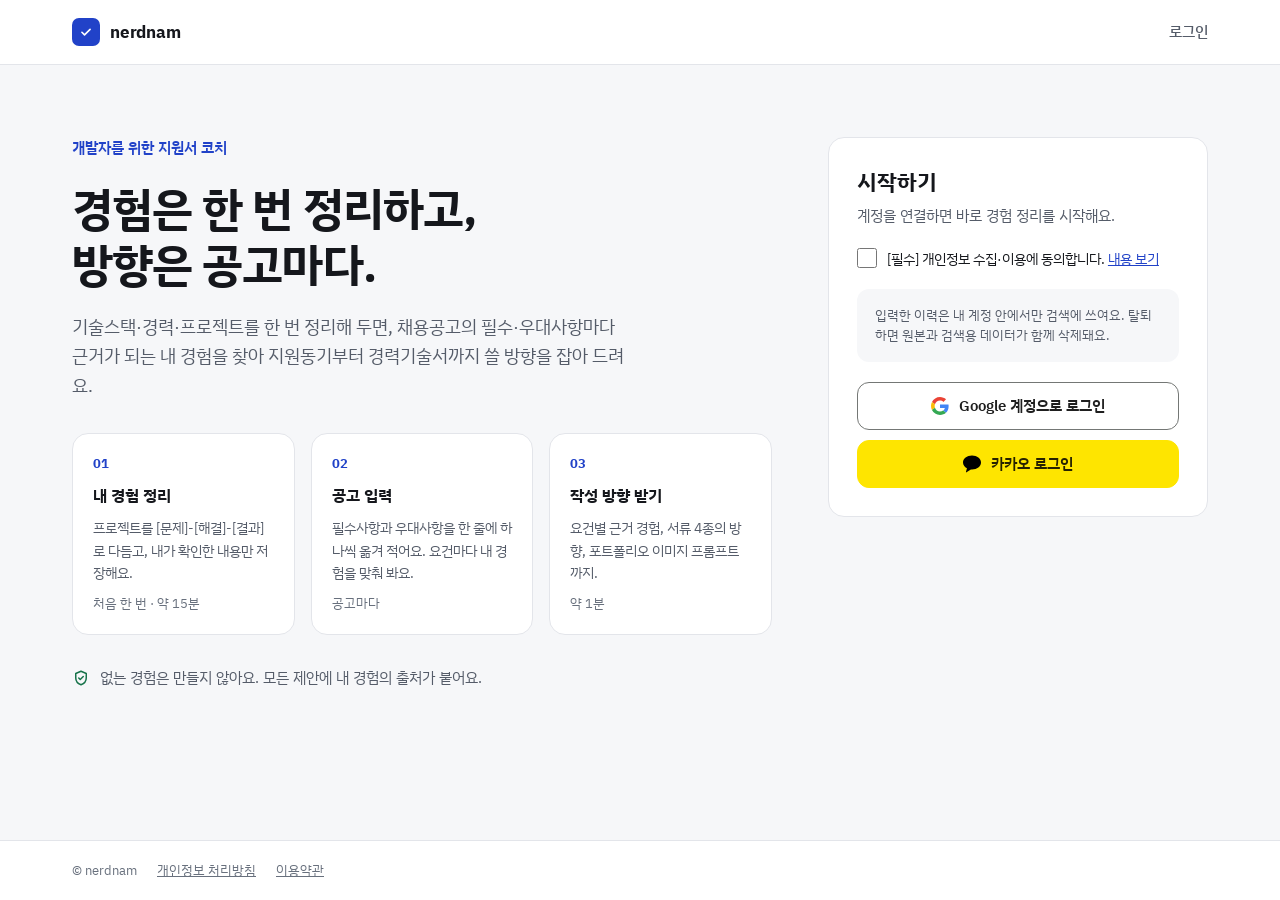
<file: design/index.html>
<!doctype html>
<html lang="ko">
<head>
  <meta charset="utf-8">
  <meta name="viewport" content="width=device-width, initial-scale=1">
  <title>S01 시작하기 · nerdnam</title>
  <link rel="preconnect" href="https://fonts.googleapis.com">
  <link rel="stylesheet" href="https://fonts.googleapis.com/css2?family=IBM+Plex+Sans+KR:wght@400;500;600;700&display=swap">
  <link rel="stylesheet" href="assets/css/style.css">
</head>
<body>
  <div style="min-height: 100vh; display: flex; flex-direction: column">
    <header class="header">
      <div class="header__inner">
        <a class="brand" href="index.html">
          <span class="brand__mark"><svg class="i i--sm i--bold" aria-hidden="true"><use href="#i-check"></use></svg></span>
          <span class="brand__name">nerdnam</span>
        </a>
        <a class="header-link" href="#start">로그인</a>
      </div>
    </header>

    <main class="page" style="flex: 1; width: 100%; padding-top: 72px">
      <div class="split" style="gap: 56px">
        <section class="split__main" style="gap: 32px">
          <div class="stack" style="gap: 20px">
            <p style="font-size: 15px; font-weight: 600; color: var(--accent)">개발자를 위한 지원서 코치</p>
            <h1 style="font-size: 46px; line-height: 1.22; font-weight: 700; letter-spacing: -0.02em">경험은 한 번 정리하고,<br>방향은 공고마다.</h1>
            <p style="max-width: 560px; font-size: 18px; line-height: 1.65; color: var(--muted)">기술스택·경력·프로젝트를 한 번 정리해 두면, 채용공고의 필수·우대사항마다 근거가 되는 내 경험을 찾아 지원동기부터 경력기술서까지 쓸 방향을 잡아 드려요.</p>
          </div>

          <ol class="plain grid-3" style="gap: 16px">
            <li class="card card--sm" style="gap: 10px">
              <span style="font-size: 13px; font-weight: 700; color: var(--accent)">01</span>
              <strong style="font-size: 16px">내 경험 정리</strong>
              <span class="card__desc" style="line-height: 1.6">프로젝트를 [문제]-[해결]-[결과]로 다듬고, 내가 확인한 내용만 저장해요.</span>
              <span class="page-meta" style="font-size: 13px">처음 한 번 · 약 15분</span>
            </li>
            <li class="card card--sm" style="gap: 10px">
              <span style="font-size: 13px; font-weight: 700; color: var(--accent)">02</span>
              <strong style="font-size: 16px">공고 입력</strong>
              <span class="card__desc" style="line-height: 1.6">필수사항과 우대사항을 한 줄에 하나씩 옮겨 적어요. 요건마다 내 경험을 맞춰 봐요.</span>
              <span class="page-meta" style="font-size: 13px">공고마다</span>
            </li>
            <li class="card card--sm" style="gap: 10px">
              <span style="font-size: 13px; font-weight: 700; color: var(--accent)">03</span>
              <strong style="font-size: 16px">작성 방향 받기</strong>
              <span class="card__desc" style="line-height: 1.6">요건별 근거 경험, 서류 4종의 방향, 포트폴리오 이미지 프롬프트까지.</span>
              <span class="page-meta" style="font-size: 13px">약 1분</span>
            </li>
          </ol>

          <p class="row" style="gap: 10px; font-size: 15px; color: var(--muted)">
            <svg class="i" style="color: var(--ok)" aria-hidden="true"><use href="#i-shield"></use></svg>
            없는 경험은 만들지 않아요. 모든 제안에 내 경험의 출처가 붙어요.
          </p>
        </section>

        <section id="start" class="split__side card card--lg" aria-labelledby="start-title" style="gap: 20px; flex-basis: 380px">
          <div class="stack stack--sm" style="gap: 6px">
            <h2 id="start-title" style="font-size: 22px; font-weight: 700">시작하기</h2>
            <p class="card__desc" style="font-size: 15px">계정을 연결하면 바로 경험 정리를 시작해요.</p>
          </div>
          <!-- 이메일 로그인은 MVP 이후 (D-8 결정). 동의는 로그인 전에 하도록 소셜 버튼 위에 둔다.
               동의는 미리 체크하지 않는다. 웹은 체크해야 소셜 버튼을 누를 수 있다 (C-02 S01 확인할 것 5) -->
          <label class="check">
            <input type="checkbox">
            <span>[필수] 개인정보 수집·이용에 동의합니다. <a href="#privacy">내용 보기</a></span>
          </label>
          <p id="privacy" class="callout callout--muted">입력한 이력은 내 계정 안에서만 검색에 쓰여요. 탈퇴하면 원본과 검색용 데이터가 함께 삭제돼요.</p>
          <!-- 소셜 버튼은 각 회사 버튼 가이드를 따른다 (C-02 S01 확인할 것 10, 기획서 v1.44). 두 버튼은 크기·무게가 같다 -->
          <div class="stack" style="gap: 10px">
            <a class="social social--google" href="skills.html">
              <svg class="social__mark" viewBox="0 0 48 48" aria-hidden="true"><path fill="#EA4335" d="M24 9.5c3.54 0 6.71 1.22 9.21 3.6l6.85-6.85C35.9 2.38 30.47 0 24 0 14.62 0 6.51 5.38 2.56 13.22l7.98 6.19C12.43 13.72 17.74 9.5 24 9.5z"/><path fill="#4285F4" d="M46.98 24.55c0-1.57-.15-3.09-.38-4.55H24v9.02h12.94c-.58 2.96-2.26 5.48-4.78 7.18l7.73 6c4.51-4.18 7.09-10.36 7.09-17.65z"/><path fill="#FBBC05" d="M10.53 28.59c-.48-1.45-.76-2.99-.76-4.59s.27-3.14.76-4.59l-7.98-6.19C.92 16.46 0 20.12 0 24c0 3.88.92 7.54 2.56 10.78l7.97-6.19z"/><path fill="#34A853" d="M24 48c6.48 0 11.93-2.13 15.89-5.81l-7.73-6c-2.15 1.45-4.92 2.3-8.16 2.3-6.26 0-11.57-4.22-13.47-9.91l-7.98 6.19C6.51 42.62 14.62 48 24 48z"/></svg>
              <span>Google 계정으로 로그인</span>
            </a>
            <a class="social social--kakao" href="skills.html">
              <svg class="social__mark" viewBox="0 0 18 18" aria-hidden="true"><path fill="#000000" d="M9 .6C4.03.6 0 3.713 0 7.554c0 2.389 1.559 4.495 3.932 5.746l-.999 3.648c-.088.322.28.579.564.391l4.376-2.888c.37.036.745.055 1.127.055 4.97 0 9-3.113 9-6.952C18 3.713 13.97.6 9 .6"/></svg>
              <span>카카오 로그인</span>
            </a>
          </div>
        </section>
      </div>
    </main>

    <footer class="footer">
      <div class="footer__inner">
        <span>© nerdnam</span>
        <a href="#privacy">개인정보 처리방침</a>
        <a href="#terms">이용약관</a>
      </div>
    </footer>
  </div>
  <script src="assets/js/common.js"></script>
</body>
</html>
</file>
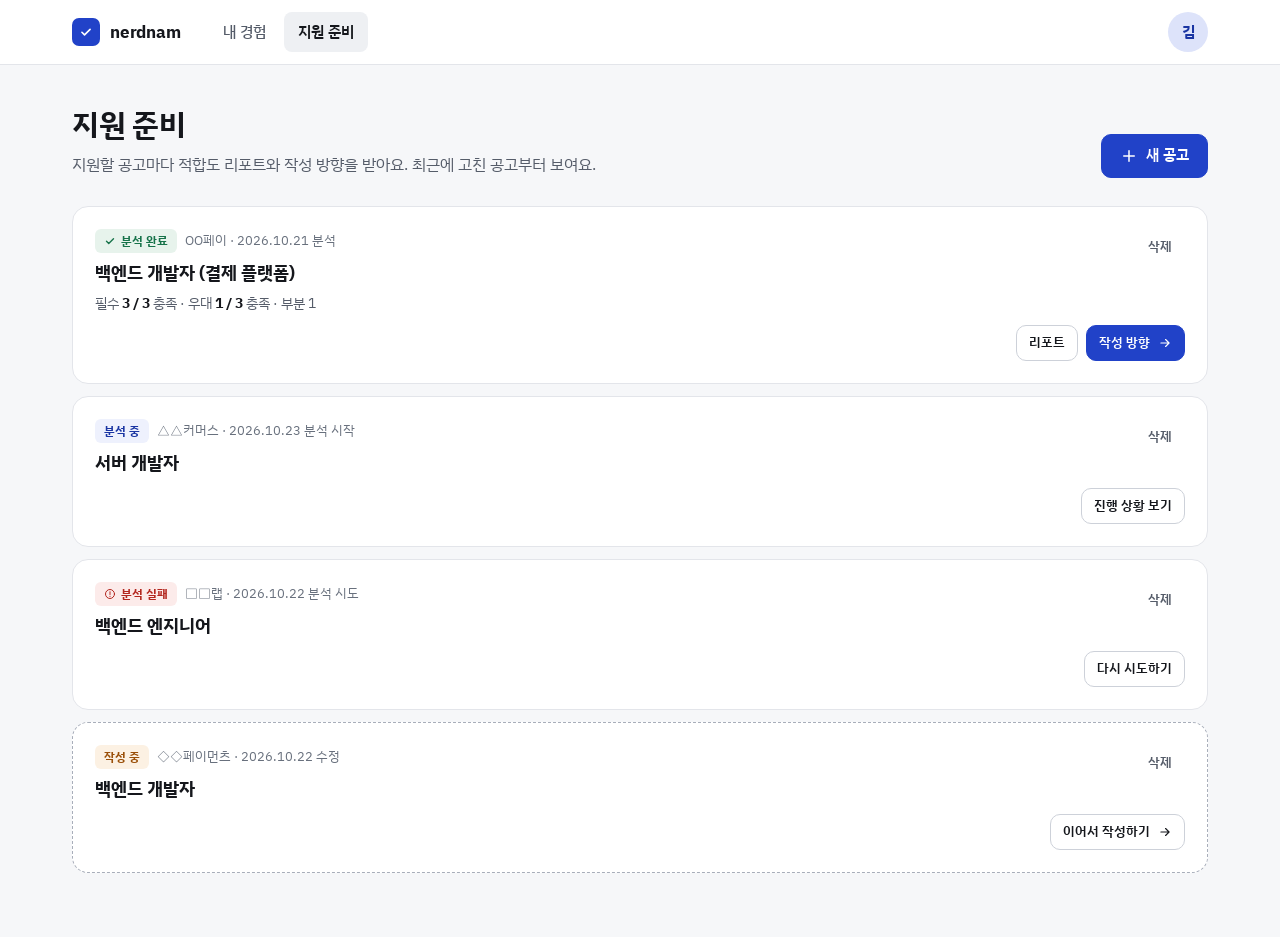
<file: design/apply.html>
<!doctype html>
<html lang="ko">
<head>
  <meta charset="utf-8">
  <meta name="viewport" content="width=device-width, initial-scale=1">
  <title>S10 공고 목록 · nerdnam</title>
  <link rel="preconnect" href="https://fonts.googleapis.com">
  <link rel="stylesheet" href="https://fonts.googleapis.com/css2?family=IBM+Plex+Sans+KR:wght@400;500;600;700&display=swap">
  <link rel="stylesheet" href="assets/css/style.css">
</head>
<body>
  <!-- 상태별로 보기: apply.html (공고 4개: 작성 중·분석 중·분석 실패·분석 완료) | apply.html#empty (공고 없음) -->
  <header class="header">
    <div class="header__inner">
      <div class="header__left">
        <a class="brand" href="library.html">
          <span class="brand__mark"><svg class="i i--sm i--bold" aria-hidden="true"><use href="#i-check"></use></svg></span>
          <span class="brand__name">nerdnam</span>
        </a>
        <nav class="nav" aria-label="주 메뉴">
          <a href="library.html">내 경험</a>
          <a href="apply.html" aria-current="page">지원 준비</a>
        </nav>
      </div>
      <button class="avatar" aria-label="계정 메뉴">김</button>
    </div>
  </header>

  <main class="page">
    <div class="page-head">
      <div class="page-head__text">
        <h1 class="page-title">지원 준비</h1>
        <p class="page-desc">지원할 공고마다 적합도 리포트와 작성 방향을 받아요. 최근에 고친 공고부터 보여요.</p>
      </div>
      <a class="btn btn--primary" href="jd.html#empty"><svg class="i" aria-hidden="true"><use href="#i-plus"></use></svg>새 공고</a>
    </div>

    <!-- 공고 없음 (#empty) -->
    <section id="empty" class="card card--dashed" aria-labelledby="empty-title" style="padding: 40px 28px; align-items: center; text-align: center; gap: 12px" hidden>
      <h2 id="empty-title" class="card__title">아직 공고가 없어요</h2>
      <p class="card__desc" style="line-height: 1.6">지원할 공고의 필수·우대사항을 옮겨 적으면, 내 경험으로 적합도를 보고 작성 방향을 받을 수 있어요.</p>
      <a class="btn btn--primary" href="jd.html#empty"><svg class="i" aria-hidden="true"><use href="#i-plus"></use></svg>첫 공고 입력하기</a>
    </section>

    <!-- 공고 목록: 최근에 고친 것부터 (BE 공고 목록 API). 카드마다 상태 배지, 날짜, (완료면) 충족 수, 상태에 맞는 버튼, 삭제 -->
    <ul id="list" class="plain stack" aria-label="공고 목록" style="gap: 12px">
      <!-- 분석 완료: 리포트(S08) + 작성 방향(S09) -->
      <li class="card" style="padding: 22px; gap: 12px">
        <div class="row row--between" style="align-items: flex-start; gap: 10px">
          <div class="stack" style="gap: 6px">
            <div class="row"><span class="badge badge--ok"><svg class="i i--sm i--bold" style="width: 12px; height: 12px" aria-hidden="true"><use href="#i-check"></use></svg>분석 완료</span><span class="page-meta" style="font-size: 13px">OO페이 · 2026.10.21 분석</span></div>
            <h2 style="font-size: 18px; font-weight: 700">백엔드 개발자 (결제 플랫폼)</h2>
            <p style="font-size: 14px; color: var(--muted)">필수 <strong style="color: var(--ink)">3 / 3</strong> 충족 · 우대 <strong style="color: var(--ink)">1 / 3</strong> 충족 · 부분 1</p>
          </div>
          <button class="btn btn--ghost btn--sm" data-delete="OO페이 · 백엔드 개발자 (결제 플랫폼)">삭제</button>
        </div>
        <div class="row row--end" style="gap: 8px">
          <a class="btn btn--sm" href="report.html">리포트</a>
          <a class="btn btn--primary btn--sm" href="guide.html#motive">작성 방향 <svg class="i i--sm" aria-hidden="true"><use href="#i-arrow"></use></svg></a>
        </div>
      </li>

      <!-- 분석 중: 리포트(S08)에서 진행 상황 -->
      <li class="card" style="padding: 22px; gap: 12px">
        <div class="row row--between" style="align-items: flex-start; gap: 10px">
          <div class="stack" style="gap: 6px">
            <div class="row"><span class="badge badge--info">분석 중</span><span class="page-meta" style="font-size: 13px">△△커머스 · 2026.10.23 분석 시작</span></div>
            <h2 style="font-size: 18px; font-weight: 700">서버 개발자</h2>
          </div>
          <button class="btn btn--ghost btn--sm" data-delete="△△커머스 · 서버 개발자">삭제</button>
        </div>
        <div class="row row--end"><a class="btn btn--sm" href="report.html">진행 상황 보기</a></div>
      </li>

      <!-- 분석 실패: 리포트(S08)의 실패 상자에서 다시 시도 -->
      <li class="card" style="padding: 22px; gap: 12px">
        <div class="row row--between" style="align-items: flex-start; gap: 10px">
          <div class="stack" style="gap: 6px">
            <div class="row"><span class="badge badge--bad"><svg class="i i--sm" style="width: 12px; height: 12px" aria-hidden="true"><use href="#i-alert"></use></svg>분석 실패</span><span class="page-meta" style="font-size: 13px">□□랩 · 2026.10.22 분석 시도</span></div>
            <h2 style="font-size: 18px; font-weight: 700">백엔드 엔지니어</h2>
          </div>
          <button class="btn btn--ghost btn--sm" data-delete="□□랩 · 백엔드 엔지니어">삭제</button>
        </div>
        <div class="row row--end"><a class="btn btn--sm" href="report.html">다시 시도하기</a></div>
      </li>

      <!-- 작성 중: 아직 분석하지 않은 공고. 공고 입력(S07)으로 -->
      <li class="card card--dashed" style="padding: 22px; gap: 12px">
        <div class="row row--between" style="align-items: flex-start; gap: 10px">
          <div class="stack" style="gap: 6px">
            <div class="row"><span class="badge badge--warn">작성 중</span><span class="page-meta" style="font-size: 13px">◇◇페이먼츠 · 2026.10.22 수정</span></div>
            <h2 style="font-size: 18px; font-weight: 700">백엔드 개발자</h2>
          </div>
          <button class="btn btn--ghost btn--sm" data-delete="◇◇페이먼츠 · 백엔드 개발자">삭제</button>
        </div>
        <div class="row row--end"><a class="btn btn--sm" href="jd.html#filled">이어서 작성하기 <svg class="i i--sm" aria-hidden="true"><use href="#i-arrow"></use></svg></a></div>
      </li>
    </ul>
  </main>

  <!-- 공고 삭제 확인: 공고·분석 기록·작성 방향이 함께 지워진다 -->
  <div class="modal" id="delete-modal" role="dialog" aria-modal="true" aria-labelledby="delete-title" hidden>
    <div class="modal__box">
      <h2 id="delete-title" class="card__title">이 공고를 삭제할까요?</h2>
      <p class="card__desc" style="line-height: 1.6"><strong id="delete-name" style="color: var(--ink)"></strong><br>공고와 적합도 리포트(분석 기록 포함), 작성 방향이 함께 지워지고 되돌릴 수 없어요. 내 경험은 지워지지 않아요.</p>
      <div class="row row--end" style="margin-top: 6px">
        <button class="btn" data-modal-close>취소</button>
        <button class="btn btn--danger" id="delete-confirm">삭제</button>
      </div>
    </div>
  </div>

  <script src="assets/js/common.js"></script>
  <script>
    (function () {
      var $list = document.getElementById('list');
      var $empty = document.getElementById('empty');
      var $modal = document.getElementById('delete-modal');
      var target = null;

      function showEmpty(on) { $empty.hidden = !on; $list.hidden = on; }
      function syncHash() { showEmpty(location.hash === '#empty'); }

      $list.addEventListener('click', function (e) {
        var b = e.target.closest('[data-delete]');
        if (!b) return;
        target = b.closest('li');
        document.getElementById('delete-name').textContent = b.dataset.delete;
        $modal.hidden = false;
        $modal.querySelector('[data-modal-close]').focus();
      });
      $modal.querySelector('[data-modal-close]').addEventListener('click', function () { $modal.hidden = true; });
      document.getElementById('delete-confirm').addEventListener('click', function () {
        if (target) target.remove();
        $modal.hidden = true;
        if (!$list.children.length) showEmpty(true);
      });
      document.addEventListener('keydown', function (e) { if (e.key === 'Escape') $modal.hidden = true; });
      window.addEventListener('hashchange', syncHash);
      syncHash();
    })();
  </script>
</body>
</html>
</file>
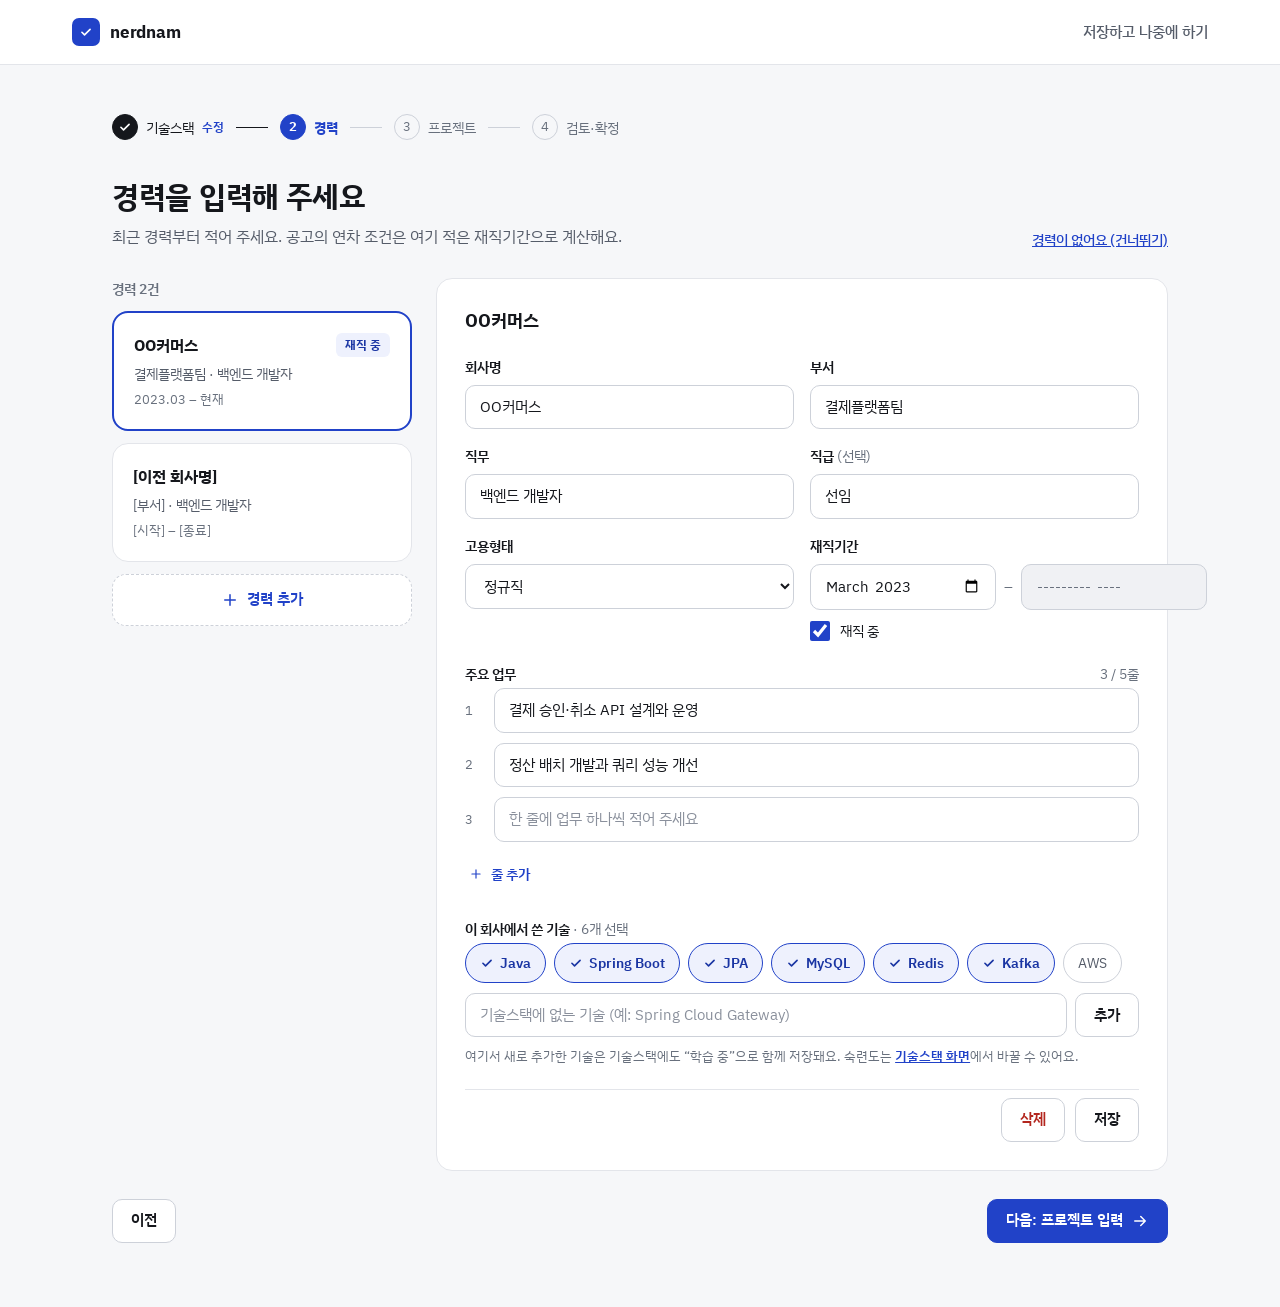
<file: design/career.html>
<!doctype html>
<html lang="ko">
<head>
  <meta charset="utf-8">
  <meta name="viewport" content="width=device-width, initial-scale=1">
  <title>S03 경력 입력 · nerdnam</title>
  <link rel="preconnect" href="https://fonts.googleapis.com">
  <link rel="stylesheet" href="https://fonts.googleapis.com/css2?family=IBM+Plex+Sans+KR:wght@400;500;600;700&display=swap">
  <link rel="stylesheet" href="assets/css/style.css">
</head>
<body>
  <header class="header">
    <div class="header__inner">
      <a class="brand" href="index.html">
        <span class="brand__mark"><svg class="i i--sm i--bold" aria-hidden="true"><use href="#i-check"></use></svg></span>
        <span class="brand__name">nerdnam</span>
      </a>
      <a class="header-link" href="library.html">저장하고 나중에 하기</a>
    </div>
  </header>

  <main class="page page--mid">
    <nav aria-label="온보딩 단계">
      <ol class="stepper">
        <li><a class="step step--done step-link" href="skills.html" title="기술스택 수정하기"><span class="step__dot"><svg class="i i--sm i--bold" aria-hidden="true"><use href="#i-check"></use></svg></span><span class="step-text">기술스택</span><span class="step-edit">수정</span></a></li>
        <li class="step-line step-line--done" aria-hidden="true"></li>
        <li class="step step--current" aria-current="step"><span class="step__dot">2</span>경력</li>
        <li class="step-line" aria-hidden="true"></li>
        <li class="step"><span class="step__dot">3</span>프로젝트</li>
        <li class="step-line" aria-hidden="true"></li>
        <li class="step"><span class="step__dot">4</span>검토·확정</li>
      </ol>
    </nav>

    <div class="page-head">
      <div class="page-head__text">
        <h1 class="page-title">경력을 입력해 주세요</h1>
        <p class="page-desc">최근 경력부터 적어 주세요. 공고의 연차 조건은 여기 적은 재직기간으로 계산해요.</p>
      </div>
      <a href="project.html" style="font-size: 14px; font-weight: 500">경력이 없어요 (건너뛰기)</a>
    </div>

    <div class="split">
      <section class="split__side" aria-labelledby="career-list" style="gap: 12px; flex-basis: 300px">
        <h2 id="career-list" style="font-size: 14px; font-weight: 600; color: var(--subtle)">경력 2건</h2>
        <button class="card card--sm" aria-pressed="true" style="text-align: left; cursor: pointer; border: 2px solid var(--accent); gap: 6px">
          <span class="row row--between" style="width: 100%"><strong style="font-size: 16px">OO커머스</strong><span class="badge badge--info">재직 중</span></span>
          <span class="card__desc">결제플랫폼팀 · 백엔드 개발자</span>
          <span class="page-meta" style="font-size: 13px">2023.03 – 현재</span>
        </button>
        <button class="card card--sm" aria-pressed="false" style="text-align: left; cursor: pointer; gap: 6px">
          <strong style="font-size: 16px">[이전 회사명]</strong>
          <span class="card__desc">[부서] · 백엔드 개발자</span>
          <span class="page-meta" style="font-size: 13px">[시작] – [종료]</span>
        </button>
        <button class="btn btn--block card--dashed" style="min-height: 52px; border-radius: 14px; border-style: dashed; color: var(--accent)">
          <svg class="i" aria-hidden="true"><use href="#i-plus"></use></svg>경력 추가
        </button>
      </section>

      <section class="split__main card card--lg" aria-labelledby="form-title">
        <h2 id="form-title" style="font-size: 18px; font-weight: 700">OO커머스</h2>
        <div class="grid-2">
          <div><label class="label" for="company">회사명</label><input id="company" class="input" value="OO커머스"></div>
          <div><label class="label" for="team">부서</label><input id="team" class="input" value="결제플랫폼팀"></div>
          <div><label class="label" for="role">직무</label><input id="role" class="input" value="백엔드 개발자"></div>
          <div><label class="label" for="rank">직급 <span class="label__hint">(선택)</span></label><input id="rank" class="input" value="선임"></div>
          <div>
            <label class="label" for="type">고용형태</label>
            <select id="type" class="input"><option selected>정규직</option><option>계약직</option><option>인턴</option><option>프리랜서</option></select>
          </div>
          <div>
            <span class="label">재직기간</span>
            <div class="range">
              <label for="start" class="sr-only">시작 월</label><input id="start" class="input" type="month" value="2023-03">
              <span aria-hidden="true" style="color: var(--subtle)">–</span>
              <label for="end" class="sr-only">종료 월</label><input id="end" class="input" type="month" disabled>
            </div>
            <label class="check" style="margin-top: 10px; align-items: center"><input id="current" type="checkbox" checked>재직 중</label>
          </div>
        </div>

        <fieldset class="stack" style="gap: 10px">
          <legend class="row row--between" style="width: 100%; margin-bottom: 4px; font-size: 14px; font-weight: 600">주요 업무 <span class="label__hint" style="font-weight: 400">3 / 5줄</span></legend>
          <div class="row" style="flex-wrap: nowrap; gap: 10px"><span style="width: 20px; font-size: 13px; color: var(--subtle)">1</span><label for="duty1" class="sr-only">주요 업무 1</label><input id="duty1" class="input" value="결제 승인·취소 API 설계와 운영"></div>
          <div class="row" style="flex-wrap: nowrap; gap: 10px"><span style="width: 20px; font-size: 13px; color: var(--subtle)">2</span><label for="duty2" class="sr-only">주요 업무 2</label><input id="duty2" class="input" value="정산 배치 개발과 쿼리 성능 개선"></div>
          <div class="row" style="flex-wrap: nowrap; gap: 10px"><span style="width: 20px; font-size: 13px; color: var(--subtle)">3</span><label for="duty3" class="sr-only">주요 업무 3</label><input id="duty3" class="input" placeholder="한 줄에 업무 하나씩 적어 주세요"></div>
          <button class="btn btn--text" style="align-self: flex-start"><svg class="i i--sm" aria-hidden="true"><use href="#i-plus"></use></svg>줄 추가</button>
        </fieldset>

        <fieldset class="stack" style="gap: 10px">
          <legend style="margin-bottom: 4px; font-size: 14px; font-weight: 600">이 회사에서 쓴 기술 <span class="label__hint" style="font-weight: 400">· <span id="tech-count">0</span>개 선택</span></legend>
          <div class="row" id="tech-chips"></div>
          <div class="row">
            <label for="new-tech" class="sr-only">기술스택에 없는 기술 추가</label>
            <input id="new-tech" class="input" placeholder="기술스택에 없는 기술 (예: Spring Cloud Gateway)" style="flex: 1 1 260px; width: auto">
            <button class="btn" id="new-tech-add">추가</button>
          </div>
          <p class="page-meta" style="font-size: 13px">여기서 새로 추가한 기술은 기술스택에도 “학습 중”으로 함께 저장돼요. 숙련도는 <a href="skills.html" style="font-weight: 600">기술스택 화면</a>에서 바꿀 수 있어요.</p>
        </fieldset>

        <div class="row row--end" style="padding-top: 8px; border-top: 1px solid var(--line); gap: 10px">
          <button class="btn btn--danger">삭제</button>
          <button class="btn">저장</button>
        </div>
      </section>
    </div>

    <div class="actions">
      <a class="btn" href="skills.html">이전</a>
      <a class="btn btn--primary" href="project.html" data-next>다음: 프로젝트 입력 <svg class="i" aria-hidden="true"><use href="#i-arrow"></use></svg></a>
    </div>
  </main>

  <script src="assets/js/common.js"></script>
  <script src="assets/js/career.js"></script>
</body>
</html>
</file>
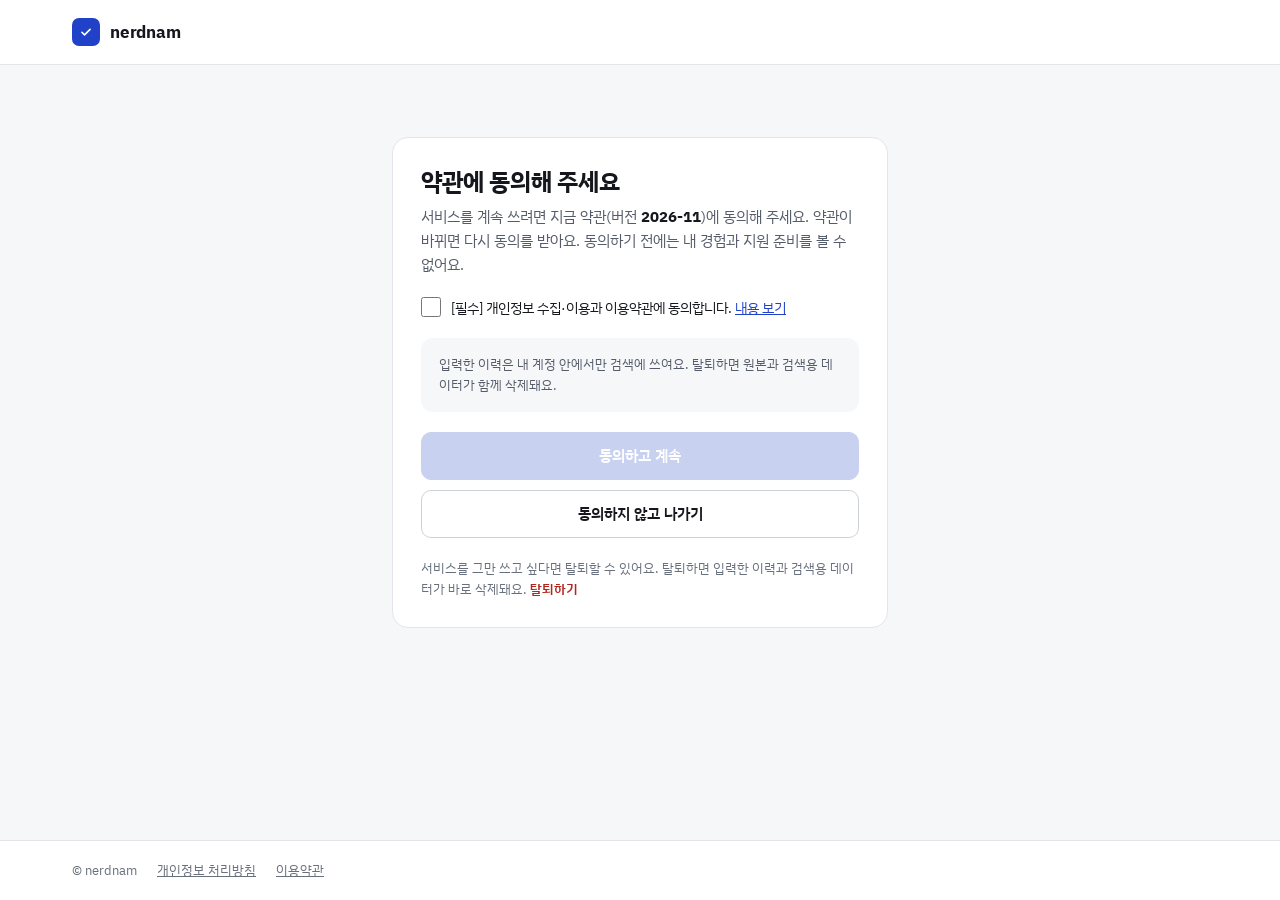
<file: design/consent.html>
<!doctype html>
<html lang="ko">
<head>
  <meta charset="utf-8">
  <meta name="viewport" content="width=device-width, initial-scale=1">
  <title>S01-2 약관 동의 · nerdnam</title>
  <link rel="preconnect" href="https://fonts.googleapis.com">
  <link rel="stylesheet" href="https://fonts.googleapis.com/css2?family=IBM+Plex+Sans+KR:wght@400;500;600;700&display=swap">
  <link rel="stylesheet" href="assets/css/style.css">
</head>
<body>
  <!-- 로그인했지만 지금 약관에 동의 기록이 없을 때 (403 CONSENT_REQUIRED). 약관 버전이 올라가면 다시 나온다 (C-02 S01).
       동의 전에는 다른 화면을 쓸 수 없으므로 머리글에 메뉴를 두지 않는다. -->
  <div style="min-height: 100vh; display: flex; flex-direction: column">
    <header class="header">
      <div class="header__inner">
        <a class="brand" href="index.html">
          <span class="brand__mark"><svg class="i i--sm i--bold" aria-hidden="true"><use href="#i-check"></use></svg></span>
          <span class="brand__name">nerdnam</span>
        </a>
      </div>
    </header>

    <main class="page" style="flex: 1; width: 100%; max-width: 560px; padding-top: 72px">
      <section class="card card--lg" aria-labelledby="consent-title" style="gap: 20px">
        <div class="stack" style="gap: 8px">
          <h1 id="consent-title" class="page-title" style="font-size: 24px">약관에 동의해 주세요</h1>
          <p class="card__desc" style="font-size: 15px; line-height: 1.6">서비스를 계속 쓰려면 지금 약관(버전 <strong style="color: var(--ink)">2026-11</strong>)에 동의해 주세요. 약관이 바뀌면 다시 동의를 받아요. 동의하기 전에는 내 경험과 지원 준비를 볼 수 없어요.</p>
        </div>

        <label class="check">
          <input type="checkbox" id="agree">
          <span>[필수] 개인정보 수집·이용과 이용약관에 동의합니다. <a href="#privacy">내용 보기</a></span>
        </label>
        <p id="privacy" class="callout callout--muted">입력한 이력은 내 계정 안에서만 검색에 쓰여요. 탈퇴하면 원본과 검색용 데이터가 함께 삭제돼요.</p>

        <div class="stack" style="gap: 10px">
          <!-- 동의하면 하던 화면(?next=)으로, 없으면 내 경험으로 -->
          <a class="btn btn--primary btn--lg" id="continue" href="library.html" aria-disabled="true">동의하고 계속</a>
          <!-- 로그아웃 후 S01 -->
          <a class="btn btn--lg" href="index.html">동의하지 않고 나가기</a>
        </div>
        <p class="page-meta" style="font-size: 13px; line-height: 1.6">서비스를 그만 쓰고 싶다면 탈퇴할 수 있어요. 탈퇴하면 입력한 이력과 검색용 데이터가 바로 삭제돼요. <button class="btn btn--text" id="withdraw" style="min-height: 0; padding: 0; font-size: 13px; color: var(--bad)">탈퇴하기</button></p>
      </section>
    </main>

    <footer class="footer">
      <div class="footer__inner">
        <span>© nerdnam</span>
        <a href="#privacy">개인정보 처리방침</a>
        <a href="#terms">이용약관</a>
      </div>
    </footer>
  </div>

  <!-- 탈퇴 확인 -->
  <div class="modal" id="withdraw-modal" role="dialog" aria-modal="true" aria-labelledby="withdraw-title" hidden>
    <div class="modal__box">
      <h2 id="withdraw-title" class="card__title">탈퇴할까요?</h2>
      <p class="card__desc" style="line-height: 1.6">기술스택·경력·프로젝트와 사례, 공고·리포트·작성 방향이 모두 바로 삭제되고 되돌릴 수 없어요.</p>
      <div class="row row--end" style="margin-top: 6px">
        <button class="btn" data-modal-close>취소</button>
        <a class="btn btn--danger" href="index.html">탈퇴</a>
      </div>
    </div>
  </div>

  <script src="assets/js/common.js"></script>
  <script>
    (function () {
      var $agree = document.getElementById('agree');
      var $continue = document.getElementById('continue');
      // 체크해야 "동의하고 계속"을 누를 수 있다 (S01과 같은 규칙)
      function sync() { $continue.setAttribute('aria-disabled', String(!$agree.checked)); }
      $agree.addEventListener('change', sync);
      $continue.addEventListener('click', function (e) { if (!$agree.checked) e.preventDefault(); });
      sync();

      var $modal = document.getElementById('withdraw-modal');
      document.getElementById('withdraw').addEventListener('click', function () { $modal.hidden = false; $modal.querySelector('[data-modal-close]').focus(); });
      $modal.querySelector('[data-modal-close]').addEventListener('click', function () { $modal.hidden = true; });
      document.addEventListener('keydown', function (e) { if (e.key === 'Escape') $modal.hidden = true; });
    })();
  </script>
</body>
</html>
</file>
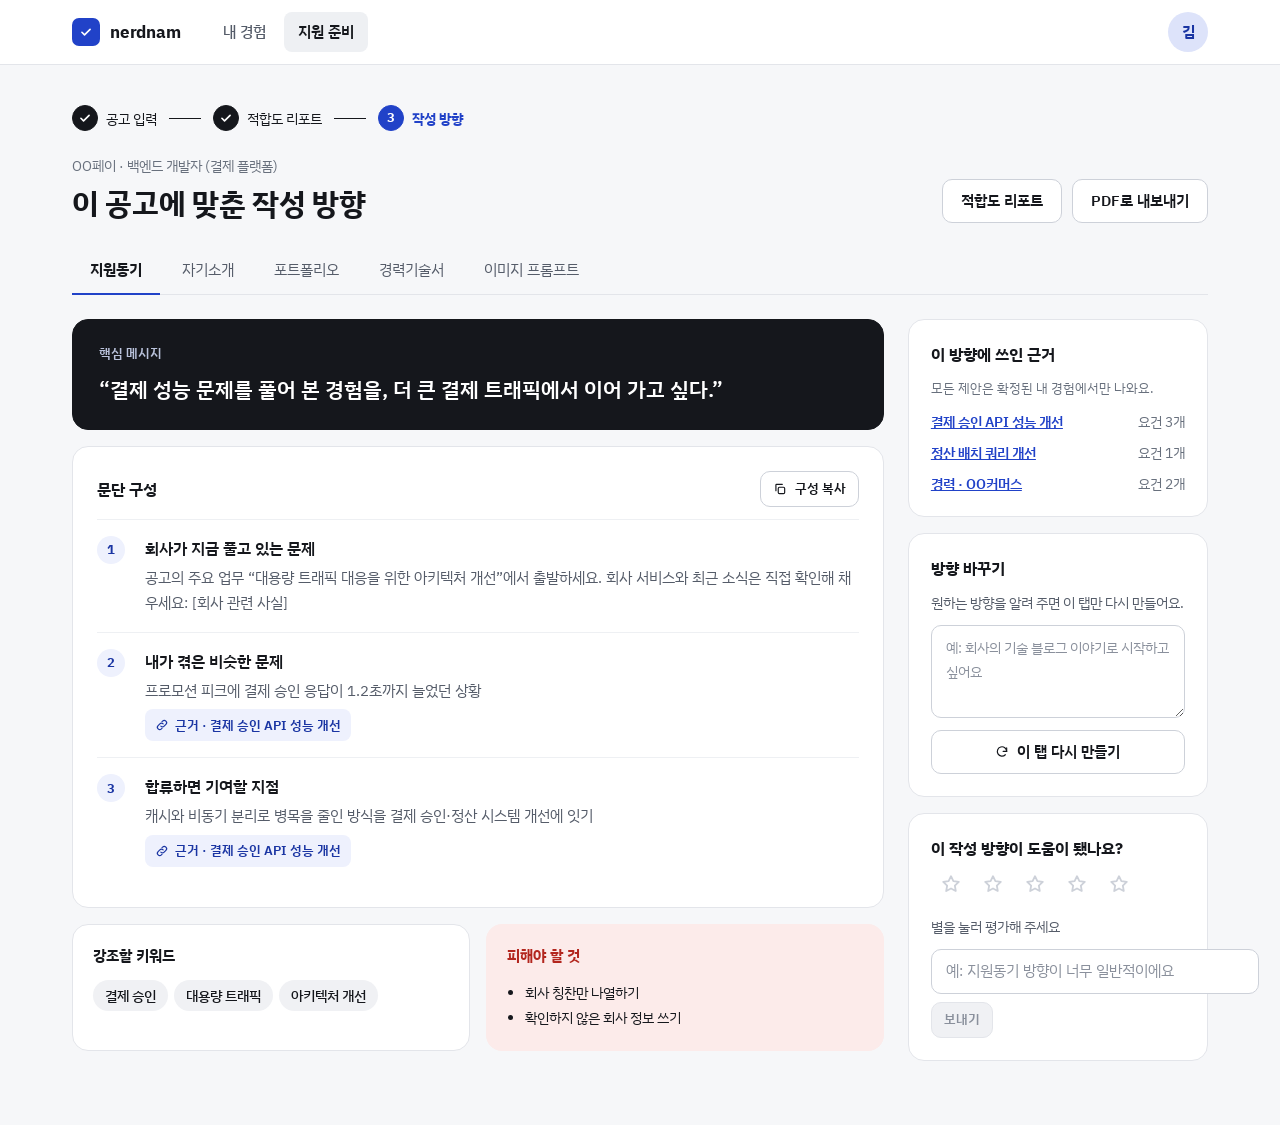
<file: design/guide.html>
<!doctype html>
<html lang="ko">
<head>
  <meta charset="utf-8">
  <meta name="viewport" content="width=device-width, initial-scale=1">
  <title>S09 작성 방향성 · nerdnam</title>
  <link rel="preconnect" href="https://fonts.googleapis.com">
  <link rel="stylesheet" href="https://fonts.googleapis.com/css2?family=IBM+Plex+Sans+KR:wght@400;500;600;700&family=IBM+Plex+Mono:wght@400;500&display=swap">
  <link rel="stylesheet" href="assets/css/style.css">
</head>
<body>
  <header class="header">
    <div class="header__inner">
      <div class="header__left">
        <a class="brand" href="library.html">
          <span class="brand__mark"><svg class="i i--sm i--bold" aria-hidden="true"><use href="#i-check"></use></svg></span>
          <span class="brand__name">nerdnam</span>
        </a>
        <nav class="nav" aria-label="주 메뉴">
          <a href="library.html">내 경험</a>
          <a href="apply.html" aria-current="page">지원 준비</a>
        </nav>
      </div>
      <button class="avatar" aria-label="계정 메뉴">김</button>
    </div>
  </header>

  <main class="page page--tight">
    <nav aria-label="지원 준비 단계">
      <ol class="stepper">
        <li class="step step--done"><span class="step__dot"><svg class="i i--sm i--bold" aria-hidden="true"><use href="#i-check"></use></svg></span>공고 입력</li>
        <li class="step-line step-line--done" aria-hidden="true"></li>
        <li class="step step--done"><span class="step__dot"><svg class="i i--sm i--bold" aria-hidden="true"><use href="#i-check"></use></svg></span>적합도 리포트</li>
        <li class="step-line step-line--done" aria-hidden="true"></li>
        <li class="step step--current" aria-current="step"><span class="step__dot">3</span>작성 방향</li>
      </ol>
    </nav>

    <div class="page-head">
      <div class="page-head__text">
        <p class="page-meta">OO페이 · 백엔드 개발자 (결제 플랫폼)</p>
        <h1 class="page-title">이 공고에 맞춘 작성 방향</h1>
      </div>
      <div class="row" style="gap: 10px">
        <a class="btn" href="report.html">적합도 리포트</a>
        <button class="btn">PDF로 내보내기</button>
      </div>
    </div>

    <!-- 탭: guide.html#motive | #intro | #portfolio | #career | #image -->
    <div class="tabs" role="tablist" aria-label="산출물" id="tabs"></div>

    <div class="split">
      <section class="split__main" role="tabpanel" id="panel" aria-labelledby="tab-motive" style="flex-basis: 640px"></section>

      <aside class="split__side" style="flex-basis: 300px">
        <section class="card card--sm" aria-labelledby="src-title" style="padding: 22px">
          <h2 id="src-title" class="card__title card__title--sm">이 방향에 쓰인 근거</h2>
          <p class="page-meta" style="font-size: 13px; line-height: 1.6">모든 제안은 확정된 내 경험에서만 나와요.</p>
          <ul class="plain stack" style="gap: 10px; font-size: 14px">
            <li class="row row--between"><a href="review.html" style="font-weight: 600">결제 승인 API 성능 개선</a><span class="page-meta">요건 3개</span></li>
            <li class="row row--between"><a href="review.html" style="font-weight: 600">정산 배치 쿼리 개선</a><span class="page-meta">요건 1개</span></li>
            <li class="row row--between"><a href="career.html" style="font-weight: 600">경력 · OO커머스</a><span class="page-meta">요건 2개</span></li>
          </ul>
        </section>
        <section class="card card--sm" aria-labelledby="regen-title" style="padding: 22px">
          <h2 id="regen-title" class="card__title card__title--sm">방향 바꾸기</h2>
          <label for="tone" style="font-size: 14px; color: var(--muted)">원하는 방향을 알려 주면 이 탭만 다시 만들어요.</label>
          <textarea id="tone" class="input" rows="3" style="font-size: 14px"></textarea>
          <button class="btn"><svg class="i i--sm" aria-hidden="true"><use href="#i-refresh"></use></svg>이 탭 다시 만들기</button>
        </section>
        <!-- 방향 제시 평가: 공고마다 한 번, 언제든 바꿀 수 있음 (기획서 9.1) -->
        <section class="card card--sm" id="guide-rating" aria-label="방향 제시 평가" style="padding: 22px"></section>
      </aside>
    </div>
  </main>

  <script src="assets/js/common.js"></script>
  <script src="assets/js/guide-data.js"></script>
  <script src="assets/js/guide.js"></script>
</body>
</html>
</file>
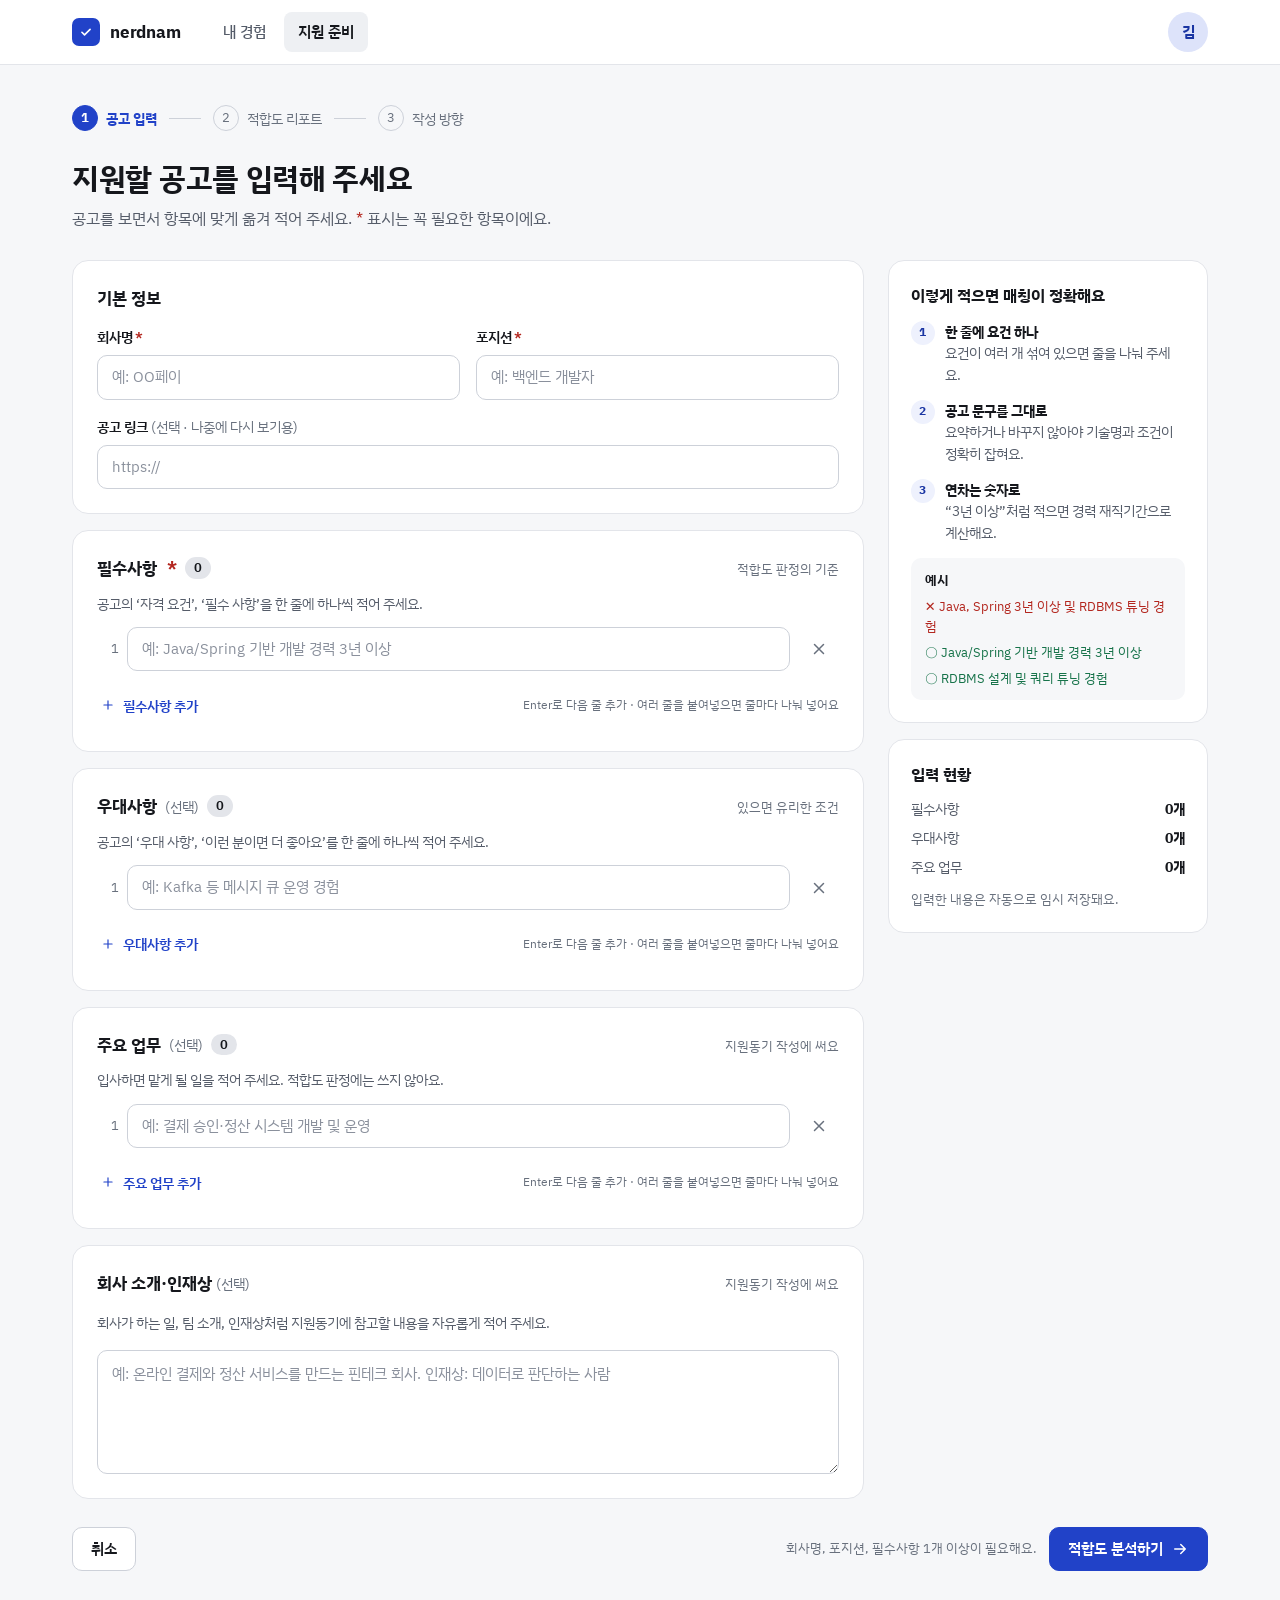
<file: design/jd.html>
<!doctype html>
<html lang="ko">
<head>
  <meta charset="utf-8">
  <meta name="viewport" content="width=device-width, initial-scale=1">
  <title>S07 JD 입력 · nerdnam</title>
  <link rel="preconnect" href="https://fonts.googleapis.com">
  <link rel="stylesheet" href="https://fonts.googleapis.com/css2?family=IBM+Plex+Sans+KR:wght@400;500;600;700&display=swap">
  <link rel="stylesheet" href="assets/css/style.css">
</head>
<body>
  <!-- 상태별로 보기: jd.html#empty(빈 양식) | #filled(입력 완료) | #invalid(입력 오류) -->
  <header class="header">
    <div class="header__inner">
      <div class="header__left">
        <a class="brand" href="library.html">
          <span class="brand__mark"><svg class="i i--sm i--bold" aria-hidden="true"><use href="#i-check"></use></svg></span>
          <span class="brand__name">nerdnam</span>
        </a>
        <nav class="nav" aria-label="주 메뉴">
          <a href="library.html">내 경험</a>
          <a href="apply.html" aria-current="page">지원 준비</a>
        </nav>
      </div>
      <button class="avatar" aria-label="계정 메뉴">김</button>
    </div>
  </header>

  <main class="page">
    <nav aria-label="지원 준비 단계">
      <ol class="stepper">
        <li class="step step--current" aria-current="step"><span class="step__dot">1</span>공고 입력</li>
        <li class="step-line" aria-hidden="true"></li>
        <li class="step"><span class="step__dot">2</span>적합도 리포트</li>
        <li class="step-line" aria-hidden="true"></li>
        <li class="step"><span class="step__dot">3</span>작성 방향</li>
      </ol>
    </nav>

    <div class="page-head__text">
      <h1 class="page-title">지원할 공고를 입력해 주세요</h1>
      <p class="page-desc">공고를 보면서 항목에 맞게 옮겨 적어 주세요. <span style="color: var(--bad)">*</span> 표시는 꼭 필요한 항목이에요.</p>
    </div>

    <div id="summary-error" role="alert" class="callout" style="background: var(--bad-soft)" hidden></div>

    <div class="split">
      <div class="split__main">
        <section class="card" aria-labelledby="basic-title">
          <h2 id="basic-title" class="card__title">기본 정보</h2>
          <div class="grid-2">
            <div>
              <label class="label" for="company">회사명<span class="req" aria-hidden="true">*</span></label>
              <input id="company" class="input" placeholder="예: OO페이" aria-describedby="company-err">
              <p id="company-err" class="err" hidden>회사명을 입력해 주세요.</p>
            </div>
            <div>
              <label class="label" for="position">포지션<span class="req" aria-hidden="true">*</span></label>
              <input id="position" class="input" placeholder="예: 백엔드 개발자" aria-describedby="position-err">
              <p id="position-err" class="err" hidden>포지션을 입력해 주세요.</p>
            </div>
            <div class="span-2">
              <label class="label" for="url">공고 링크 <span class="label__hint">(선택 · 나중에 다시 보기용)</span></label>
              <input id="url" class="input" type="url" placeholder="https://">
            </div>
          </div>
        </section>

        <div class="stack" id="sections"></div>

        <section class="card" aria-labelledby="intro-title">
          <div class="row row--between" style="align-items: baseline">
            <h2 id="intro-title" class="card__title">회사 소개·인재상 <span class="label__hint" style="font-size: 14px">(선택)</span></h2>
            <span class="page-meta" style="font-size: 13px">지원동기 작성에 써요</span>
          </div>
          <label for="intro" class="card__desc" style="line-height: 1.6">회사가 하는 일, 팀 소개, 인재상처럼 지원동기에 참고할 내용을 자유롭게 적어 주세요.</label>
          <textarea id="intro" class="input" rows="4" placeholder="예: 온라인 결제와 정산 서비스를 만드는 핀테크 회사. 인재상: 데이터로 판단하는 사람"></textarea>
        </section>
      </div>

      <aside class="split__side" aria-label="작성 가이드">
        <section class="card card--sm" aria-labelledby="guide-title" style="padding: 22px; gap: 14px">
          <h2 id="guide-title" class="card__title card__title--sm">이렇게 적으면 매칭이 정확해요</h2>
          <ol class="plain stack" style="gap: 14px; font-size: 14px; line-height: 1.55">
            <li class="row" style="flex-wrap: nowrap; align-items: flex-start; gap: 10px"><span class="num" style="width: 24px; height: 24px; font-size: 12px">1</span><span><strong>한 줄에 요건 하나</strong><br><span class="cell-muted">요건이 여러 개 섞여 있으면 줄을 나눠 주세요.</span></span></li>
            <li class="row" style="flex-wrap: nowrap; align-items: flex-start; gap: 10px"><span class="num" style="width: 24px; height: 24px; font-size: 12px">2</span><span><strong>공고 문구를 그대로</strong><br><span class="cell-muted">요약하거나 바꾸지 않아야 기술명과 조건이 정확히 잡혀요.</span></span></li>
            <li class="row" style="flex-wrap: nowrap; align-items: flex-start; gap: 10px"><span class="num" style="width: 24px; height: 24px; font-size: 12px">3</span><span><strong>연차는 숫자로</strong><br><span class="cell-muted">“3년 이상”처럼 적으면 경력 재직기간으로 계산해요.</span></span></li>
          </ol>
          <div class="stack" style="gap: 6px; background: var(--bg); border-radius: 10px; padding: 12px 14px; font-size: 13px; line-height: 1.55">
            <span style="font-weight: 700">예시</span>
            <span style="color: var(--bad)">✕ Java, Spring 3년 이상 및 RDBMS 튜닝 경험</span>
            <span style="color: var(--ok)">○ Java/Spring 기반 개발 경력 3년 이상</span>
            <span style="color: var(--ok)">○ RDBMS 설계 및 쿼리 튜닝 경험</span>
          </div>
        </section>
        <section class="card card--sm" aria-labelledby="sum-title" style="padding: 22px">
          <h2 id="sum-title" class="card__title card__title--sm">입력 현황</h2>
          <dl style="margin: 0; display: grid; grid-template-columns: 1fr auto; gap: 8px 12px; font-size: 14px">
            <dt class="cell-muted">필수사항</dt><dd style="margin: 0; font-weight: 700"><span id="cnt-req">0</span>개</dd>
            <dt class="cell-muted">우대사항</dt><dd style="margin: 0; font-weight: 700"><span id="cnt-pref">0</span>개</dd>
            <dt class="cell-muted">주요 업무</dt><dd style="margin: 0; font-weight: 700"><span id="cnt-duty">0</span>개</dd>
          </dl>
          <p class="page-meta" style="font-size: 13px; line-height: 1.6">입력한 내용은 자동으로 임시 저장돼요.</p>
        </section>
      </aside>
    </div>

    <div class="actions" style="align-items: center">
      <a class="btn" href="library.html">취소</a>
      <div class="row" style="gap: 12px; justify-content: flex-end">
        <span class="page-meta" style="font-size: 13px" id="submit-hint"></span>
        <button class="btn btn--primary" id="submit">적합도 분석하기 <svg class="i" aria-hidden="true"><use href="#i-arrow"></use></svg></button>
      </div>
    </div>
  </main>

  <script src="assets/js/common.js"></script>
  <script src="assets/js/jd.js"></script>
</body>
</html>
</file>
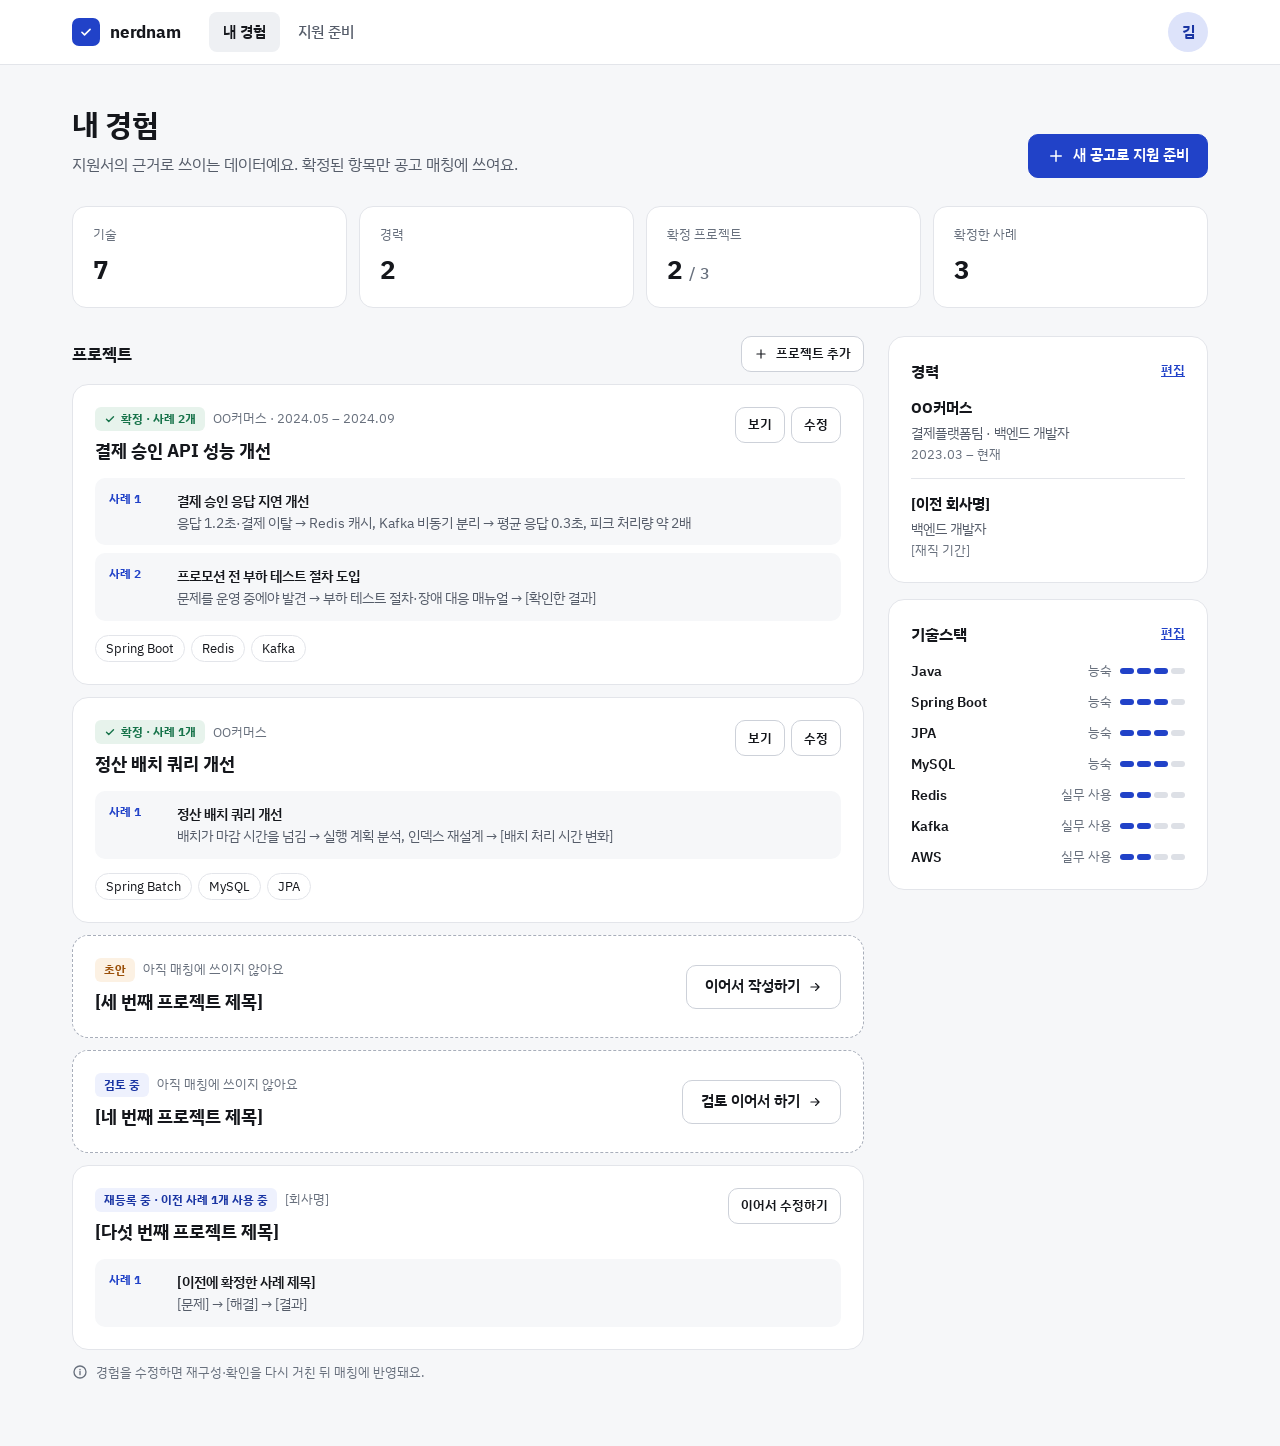
<file: design/library.html>
<!doctype html>
<html lang="ko">
<head>
  <meta charset="utf-8">
  <meta name="viewport" content="width=device-width, initial-scale=1">
  <title>S06 내 경험 라이브러리 · nerdnam</title>
  <link rel="preconnect" href="https://fonts.googleapis.com">
  <link rel="stylesheet" href="https://fonts.googleapis.com/css2?family=IBM+Plex+Sans+KR:wght@400;500;600;700&display=swap">
  <link rel="stylesheet" href="assets/css/style.css">
</head>
<body>
  <header class="header">
    <div class="header__inner">
      <div class="header__left">
        <a class="brand" href="library.html">
          <span class="brand__mark"><svg class="i i--sm i--bold" aria-hidden="true"><use href="#i-check"></use></svg></span>
          <span class="brand__name">nerdnam</span>
        </a>
        <nav class="nav" aria-label="주 메뉴">
          <a href="library.html" aria-current="page">내 경험</a>
          <a href="apply.html">지원 준비</a>
        </nav>
      </div>
      <button class="avatar" aria-label="계정 메뉴">김</button>
    </div>
  </header>

  <main class="page">
    <div class="page-head">
      <div class="page-head__text">
        <h1 class="page-title">내 경험</h1>
        <p class="page-desc">지원서의 근거로 쓰이는 데이터예요. 확정된 항목만 공고 매칭에 쓰여요.</p>
      </div>
      <a class="btn btn--primary" href="jd.html"><svg class="i" aria-hidden="true"><use href="#i-plus"></use></svg>새 공고로 지원 준비</a>
    </div>

    <dl class="grid-4" style="margin: 0">
      <div class="stat"><dt>기술</dt><dd>7</dd></div>
      <div class="stat"><dt>경력</dt><dd>2</dd></div>
      <div class="stat"><dt>확정 프로젝트</dt><dd>2 <span class="stat__sub">/ 3</span></dd></div>
      <div class="stat"><dt>확정한 사례</dt><dd>3</dd></div>
    </dl>

    <div class="split">
      <section class="split__main" aria-labelledby="proj-title" style="gap: 12px">
        <div class="row row--between" style="gap: 8px">
          <h2 id="proj-title" class="card__title">프로젝트</h2>
          <a class="btn btn--sm" href="project.html"><svg class="i i--sm" aria-hidden="true"><use href="#i-plus"></use></svg>프로젝트 추가</a>
        </div>

        <article class="card" style="padding: 22px; gap: 14px">
          <div class="row row--between" style="align-items: flex-start; gap: 10px">
            <div class="stack" style="gap: 6px">
              <div class="row"><span class="badge badge--ok"><svg class="i i--sm i--bold" style="width: 12px; height: 12px" aria-hidden="true"><use href="#i-check"></use></svg>확정 · 사례 2개</span><span class="page-meta" style="font-size: 13px">OO커머스 · 2024.05 – 2024.09</span></div>
              <h3 style="font-size: 18px; font-weight: 700">결제 승인 API 성능 개선</h3>
            </div>
            <div class="row" style="gap: 6px"><a class="btn btn--sm" href="review.html#confirmed">보기</a><button class="btn btn--sm" data-reregister>수정</button></div>
          </div>
          <ul class="plain stack" style="gap: 8px; font-size: 14px; line-height: 1.55">
            <li style="display: grid; grid-template-columns: 56px minmax(0, 1fr); gap: 12px; background: var(--bg); border-radius: 10px; padding: 12px 14px"><span style="font-size: 12px; font-weight: 700; color: var(--accent)">사례 1</span><span><strong style="font-weight: 600">결제 승인 응답 지연 개선</strong><br><span class="cell-muted">응답 1.2초·결제 이탈 → Redis 캐시, Kafka 비동기 분리 → 평균 응답 0.3초, 피크 처리량 약 2배</span></span></li>
            <li style="display: grid; grid-template-columns: 56px minmax(0, 1fr); gap: 12px; background: var(--bg); border-radius: 10px; padding: 12px 14px"><span style="font-size: 12px; font-weight: 700; color: var(--accent)">사례 2</span><span><strong style="font-weight: 600">프로모션 전 부하 테스트 절차 도입</strong><br><span class="cell-muted">문제를 운영 중에야 발견 → 부하 테스트 절차·장애 대응 매뉴얼 → [확인한 결과]</span></span></li>
          </ul>
          <div class="row" style="gap: 6px"><span class="tag">Spring Boot</span><span class="tag">Redis</span><span class="tag">Kafka</span></div>
        </article>

        <article class="card" style="padding: 22px; gap: 14px">
          <div class="row row--between" style="align-items: flex-start; gap: 10px">
            <div class="stack" style="gap: 6px">
              <div class="row"><span class="badge badge--ok"><svg class="i i--sm i--bold" style="width: 12px; height: 12px" aria-hidden="true"><use href="#i-check"></use></svg>확정 · 사례 1개</span><span class="page-meta" style="font-size: 13px">OO커머스</span></div>
              <h3 style="font-size: 18px; font-weight: 700">정산 배치 쿼리 개선</h3>
            </div>
            <div class="row" style="gap: 6px"><a class="btn btn--sm" href="review.html#confirmed">보기</a><button class="btn btn--sm" data-reregister>수정</button></div>
          </div>
          <ul class="plain stack" style="gap: 8px; font-size: 14px; line-height: 1.55">
            <li style="display: grid; grid-template-columns: 56px minmax(0, 1fr); gap: 12px; background: var(--bg); border-radius: 10px; padding: 12px 14px"><span style="font-size: 12px; font-weight: 700; color: var(--accent)">사례 1</span><span><strong style="font-weight: 600">정산 배치 쿼리 개선</strong><br><span class="cell-muted">배치가 마감 시간을 넘김 → 실행 계획 분석, 인덱스 재설계 → [배치 처리 시간 변화]</span></span></li>
          </ul>
          <div class="row" style="gap: 6px"><span class="tag">Spring Batch</span><span class="tag">MySQL</span><span class="tag">JPA</span></div>
        </article>

        <article class="card card--dashed" style="padding: 22px; flex-direction: row; flex-wrap: wrap; justify-content: space-between; align-items: center; gap: 14px">
          <div class="stack" style="gap: 6px">
            <div class="row"><span class="badge badge--warn">초안</span><span class="page-meta" style="font-size: 13px">아직 매칭에 쓰이지 않아요</span></div>
            <h3 style="font-size: 18px; font-weight: 700">[세 번째 프로젝트 제목]</h3>
          </div>
          <!-- 초안은 검토 결과가 없어 S04에서 재구성을 눌러야 한다 (기획서 v1.14 검토 결과 유지 규칙) -->
          <a class="btn" href="project.html">이어서 작성하기 <svg class="i i--sm" aria-hidden="true"><use href="#i-arrow"></use></svg></a>
        </article>

        <!-- 검토 중: S02·S03에서 밖으로 나와 검토 결과가 남아 있는 경우 (기획서 v1.17) -->
        <article class="card card--dashed" style="padding: 22px; flex-direction: row; flex-wrap: wrap; justify-content: space-between; align-items: center; gap: 14px">
          <div class="stack" style="gap: 6px">
            <div class="row"><span class="badge badge--info">검토 중</span><span class="page-meta" style="font-size: 13px">아직 매칭에 쓰이지 않아요</span></div>
            <h3 style="font-size: 18px; font-weight: 700">[네 번째 프로젝트 제목]</h3>
          </div>
          <a class="btn" href="review.html">검토 이어서 하기 <svg class="i i--sm" aria-hidden="true"><use href="#i-arrow"></use></svg></a>
        </article>

        <!-- 재등록 중: 확정한 프로젝트를 고치는 중. 다시 확정하기 전까지 이전 사례가 매칭에 쓰인다 (ADR-0002) -->
        <article class="card" style="padding: 22px; gap: 14px">
          <div class="row row--between" style="align-items: flex-start; gap: 10px">
            <div class="stack" style="gap: 6px">
              <div class="row"><span class="badge badge--info">재등록 중 · 이전 사례 1개 사용 중</span><span class="page-meta" style="font-size: 13px">[회사명]</span></div>
              <h3 style="font-size: 18px; font-weight: 700">[다섯 번째 프로젝트 제목]</h3>
            </div>
            <a class="btn btn--sm" href="project.html">이어서 수정하기</a>
          </div>
          <ul class="plain stack" style="gap: 8px; font-size: 14px; line-height: 1.55">
            <li style="display: grid; grid-template-columns: 56px minmax(0, 1fr); gap: 12px; background: var(--bg); border-radius: 10px; padding: 12px 14px"><span style="font-size: 12px; font-weight: 700; color: var(--accent)">사례 1</span><span><strong style="font-weight: 600">[이전에 확정한 사례 제목]</strong><br><span class="cell-muted">[문제] → [해결] → [결과]</span></span></li>
          </ul>
        </article>

        <p class="note"><svg class="i" aria-hidden="true"><use href="#i-info"></use></svg>경험을 수정하면 재구성·확인을 다시 거친 뒤 매칭에 반영돼요.</p>
      </section>

      <aside class="split__side">
        <section class="card card--sm" aria-labelledby="career-title" style="padding: 22px; gap: 14px">
          <div class="row row--between"><h2 id="career-title" class="card__title card__title--sm">경력</h2><a href="career.html" style="font-size: 13px; font-weight: 600">편집</a></div>
          <ul class="plain stack" style="gap: 14px">
            <li class="stack" style="gap: 2px"><strong style="font-size: 15px">OO커머스</strong><span class="card__desc">결제플랫폼팀 · 백엔드 개발자</span><span class="page-meta" style="font-size: 13px">2023.03 – 현재</span></li>
            <li class="stack" style="gap: 2px; padding-top: 14px; border-top: 1px solid var(--line)"><strong style="font-size: 15px">[이전 회사명]</strong><span class="card__desc">백엔드 개발자</span><span class="page-meta" style="font-size: 13px">[재직 기간]</span></li>
          </ul>
        </section>
        <section class="card card--sm" aria-labelledby="skill-title" style="padding: 22px; gap: 14px">
          <div class="row row--between"><h2 id="skill-title" class="card__title card__title--sm">기술스택</h2><a href="skills.html" style="font-size: 13px; font-weight: 600">편집</a></div>
          <ul class="plain stack" style="gap: 10px; font-size: 14px">
            <li class="row row--between"><span class="cell-strong">Java</span><span class="row" style="font-size: 13px; color: var(--subtle)">능숙<span class="meter" aria-hidden="true"><span class="is-on"></span><span class="is-on"></span><span class="is-on"></span><span></span></span></span></li>
            <li class="row row--between"><span class="cell-strong">Spring Boot</span><span class="row" style="font-size: 13px; color: var(--subtle)">능숙<span class="meter" aria-hidden="true"><span class="is-on"></span><span class="is-on"></span><span class="is-on"></span><span></span></span></span></li>
            <li class="row row--between"><span class="cell-strong">JPA</span><span class="row" style="font-size: 13px; color: var(--subtle)">능숙<span class="meter" aria-hidden="true"><span class="is-on"></span><span class="is-on"></span><span class="is-on"></span><span></span></span></span></li>
            <li class="row row--between"><span class="cell-strong">MySQL</span><span class="row" style="font-size: 13px; color: var(--subtle)">능숙<span class="meter" aria-hidden="true"><span class="is-on"></span><span class="is-on"></span><span class="is-on"></span><span></span></span></span></li>
            <li class="row row--between"><span class="cell-strong">Redis</span><span class="row" style="font-size: 13px; color: var(--subtle)">실무 사용<span class="meter" aria-hidden="true"><span class="is-on"></span><span class="is-on"></span><span></span><span></span></span></span></li>
            <li class="row row--between"><span class="cell-strong">Kafka</span><span class="row" style="font-size: 13px; color: var(--subtle)">실무 사용<span class="meter" aria-hidden="true"><span class="is-on"></span><span class="is-on"></span><span></span><span></span></span></span></li>
            <li class="row row--between"><span class="cell-strong">AWS</span><span class="row" style="font-size: 13px; color: var(--subtle)">실무 사용<span class="meter" aria-hidden="true"><span class="is-on"></span><span class="is-on"></span><span></span><span></span></span></span></li>
          </ul>
        </section>
      </aside>
    </div>
  </main>

  <!-- 확정 프로젝트 "수정": 재등록 안내 (기획서 6장 S06, ADR-0002 Q6) -->
  <div class="modal" id="reregister-modal" role="dialog" aria-modal="true" aria-labelledby="reregister-title" hidden>
    <div class="modal__box">
      <h2 id="reregister-title" class="card__title">이 프로젝트를 다시 등록할까요?</h2>
      <p class="card__desc" style="line-height: 1.6">확정한 프로젝트를 고치려면 원문 입력부터 사례 나누기, 확정까지 다시 거쳐요. 다시 확정하기 전까지는 지금 확정한 사례가 공고 매칭에 계속 쓰여요.</p>
      <div class="row row--end" style="margin-top: 6px">
        <button class="btn" data-modal-close>취소</button>
        <a class="btn btn--primary" href="project.html">수정 시작</a>
      </div>
    </div>
  </div>

  <script src="assets/js/common.js"></script>
  <script>
    (function () {
      var $modal = document.getElementById('reregister-modal');
      document.querySelectorAll('[data-reregister]').forEach(function (b) {
        b.addEventListener('click', function () { $modal.hidden = false; $modal.querySelector('[data-modal-close]').focus(); });
      });
      $modal.querySelector('[data-modal-close]').addEventListener('click', function () { $modal.hidden = true; });
      document.addEventListener('keydown', function (e) { if (e.key === 'Escape') $modal.hidden = true; });
    })();
  </script>
</body>
</html>
</file>
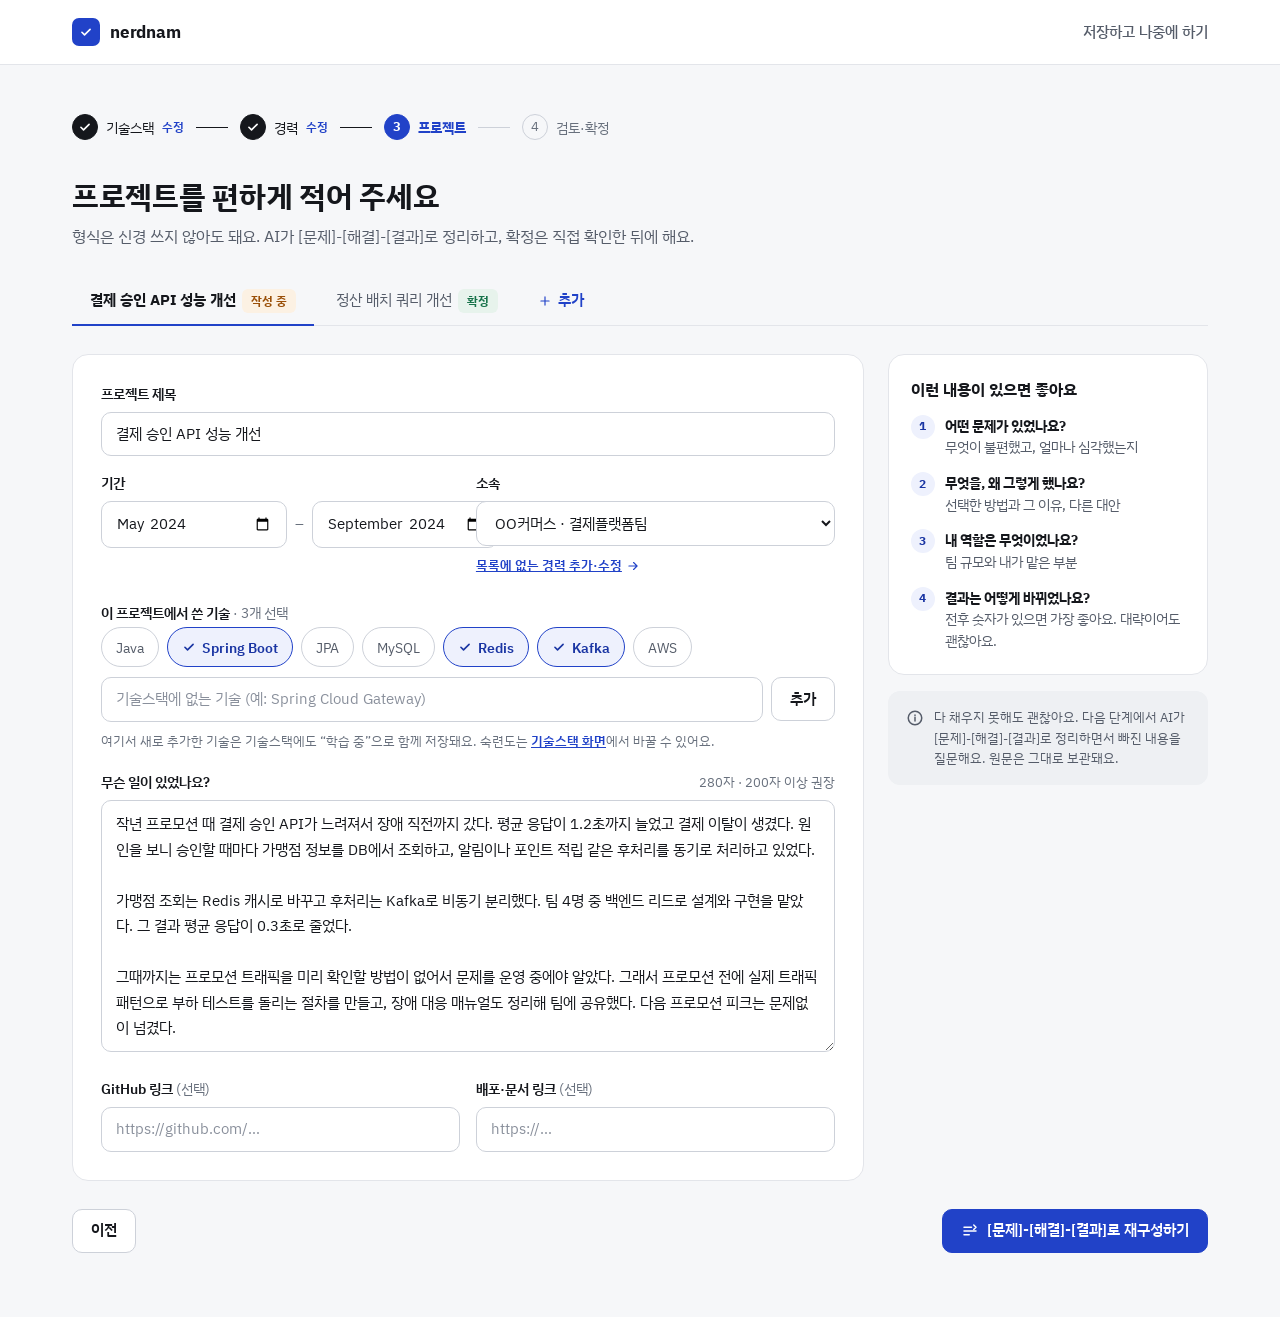
<file: design/project.html>
<!doctype html>
<html lang="ko">
<head>
  <meta charset="utf-8">
  <meta name="viewport" content="width=device-width, initial-scale=1">
  <title>S04 프로젝트 입력 · nerdnam</title>
  <link rel="preconnect" href="https://fonts.googleapis.com">
  <link rel="stylesheet" href="https://fonts.googleapis.com/css2?family=IBM+Plex+Sans+KR:wght@400;500;600;700&display=swap">
  <link rel="stylesheet" href="assets/css/style.css">
</head>
<body>
  <header class="header">
    <div class="header__inner">
      <a class="brand" href="index.html">
        <span class="brand__mark"><svg class="i i--sm i--bold" aria-hidden="true"><use href="#i-check"></use></svg></span>
        <span class="brand__name">nerdnam</span>
      </a>
      <a class="header-link" href="library.html">저장하고 나중에 하기</a>
    </div>
  </header>

  <main class="page">
    <nav aria-label="온보딩 단계">
      <ol class="stepper">
        <li><a class="step step--done step-link" href="skills.html" title="기술스택 수정하기"><span class="step__dot"><svg class="i i--sm i--bold" aria-hidden="true"><use href="#i-check"></use></svg></span><span class="step-text">기술스택</span><span class="step-edit">수정</span></a></li>
        <li class="step-line step-line--done" aria-hidden="true"></li>
        <li><a class="step step--done step-link" href="career.html" title="경력 수정하기"><span class="step__dot"><svg class="i i--sm i--bold" aria-hidden="true"><use href="#i-check"></use></svg></span><span class="step-text">경력</span><span class="step-edit">수정</span></a></li>
        <li class="step-line step-line--done" aria-hidden="true"></li>
        <li class="step step--current" aria-current="step"><span class="step__dot">3</span>프로젝트</li>
        <li class="step-line" aria-hidden="true"></li>
        <li class="step"><span class="step__dot">4</span>검토·확정</li>
      </ol>
    </nav>

    <div class="page-head__text">
      <h1 class="page-title">프로젝트를 편하게 적어 주세요</h1>
      <p class="page-desc">형식은 신경 쓰지 않아도 돼요. AI가 [문제]-[해결]-[결과]로 정리하고, 확정은 직접 확인한 뒤에 해요.</p>
    </div>

    <div class="tabs" role="tablist" aria-label="프로젝트">
      <button class="tab" role="tab" aria-selected="true">결제 승인 API 성능 개선 <span class="badge badge--warn">작성 중</span></button>
      <button class="tab" role="tab" aria-selected="false">정산 배치 쿼리 개선 <span class="badge badge--ok">확정</span></button>
      <button class="tab" style="color: var(--accent); font-weight: 600" aria-label="프로젝트 추가"><svg class="i i--sm" aria-hidden="true"><use href="#i-plus"></use></svg>추가</button>
    </div>

    <div class="split">
      <section class="split__main card card--lg" aria-label="프로젝트 내용" style="gap: 20px">
        <div class="grid-2">
          <div class="span-2"><label class="label" for="title">프로젝트 제목</label><input id="title" class="input" value="결제 승인 API 성능 개선"></div>
          <div>
            <span class="label">기간</span>
            <div class="range">
              <label for="p-start" class="sr-only">시작 월</label><input id="p-start" class="input" type="month" value="2024-05">
              <span aria-hidden="true" style="color: var(--subtle)">–</span>
              <label for="p-end" class="sr-only">종료 월</label><input id="p-end" class="input" type="month" value="2024-09">
            </div>
          </div>
          <div>
            <label class="label" for="org">소속</label>
            <select id="org" class="input"><option selected>OO커머스 · 결제플랫폼팀</option><option>[이전 회사명]</option><option>개인 프로젝트</option><option>팀 프로젝트 (회사 외)</option></select>
            <a href="career.html" class="row" style="gap: 4px; min-height: 32px; margin-top: 4px; font-size: 13px; font-weight: 600">목록에 없는 경력 추가·수정 <svg class="i i--sm" aria-hidden="true"><use href="#i-arrow"></use></svg></a>
          </div>
        </div>
        <fieldset class="stack" style="gap: 10px">
          <legend style="margin-bottom: 4px; font-size: 14px; font-weight: 600">이 프로젝트에서 쓴 기술 <span class="label__hint" style="font-weight: 400">· <span id="tech-count">0</span>개 선택</span></legend>
          <div class="row" id="tech-chips"></div>
          <div class="row">
            <label for="new-tech" class="sr-only">기술스택에 없는 기술 추가</label>
            <input id="new-tech" class="input" placeholder="기술스택에 없는 기술 (예: Spring Cloud Gateway)" style="flex: 1 1 260px; width: auto">
            <button class="btn" id="new-tech-add">추가</button>
          </div>
          <p class="page-meta" style="font-size: 13px">여기서 새로 추가한 기술은 기술스택에도 “학습 중”으로 함께 저장돼요. 숙련도는 <a href="skills.html" style="font-weight: 600">기술스택 화면</a>에서 바꿀 수 있어요.</p>
        </fieldset>
        <div>
          <div class="row row--between" style="align-items: baseline">
            <label class="label" for="body">무슨 일이 있었나요?</label>
            <span class="page-meta" style="font-size: 13px"><span id="body-count">0</span>자 · 200자 이상 권장</span>
          </div>
          <textarea id="body" class="input" rows="9">작년 프로모션 때 결제 승인 API가 느려져서 장애 직전까지 갔다. 평균 응답이 1.2초까지 늘었고 결제 이탈이 생겼다. 원인을 보니 승인할 때마다 가맹점 정보를 DB에서 조회하고, 알림이나 포인트 적립 같은 후처리를 동기로 처리하고 있었다.

가맹점 조회는 Redis 캐시로 바꾸고 후처리는 Kafka로 비동기 분리했다. 팀 4명 중 백엔드 리드로 설계와 구현을 맡았다. 그 결과 평균 응답이 0.3초로 줄었다.

그때까지는 프로모션 트래픽을 미리 확인할 방법이 없어서 문제를 운영 중에야 알았다. 그래서 프로모션 전에 실제 트래픽 패턴으로 부하 테스트를 돌리는 절차를 만들고, 장애 대응 매뉴얼도 정리해 팀에 공유했다. 다음 프로모션 피크는 문제없이 넘겼다.</textarea>
        </div>
        <div class="grid-2">
          <div><label class="label" for="repo">GitHub 링크 <span class="label__hint">(선택)</span></label><input id="repo" class="input" type="url" placeholder="https://github.com/…"></div>
          <div><label class="label" for="demo">배포·문서 링크 <span class="label__hint">(선택)</span></label><input id="demo" class="input" type="url" placeholder="https://…"></div>
        </div>
      </section>

      <aside class="split__side" aria-label="작성 가이드">
        <section class="card card--sm" aria-labelledby="guide-title" style="padding: 22px; gap: 14px">
          <h2 id="guide-title" class="card__title card__title--sm">이런 내용이 있으면 좋아요</h2>
          <ol class="plain stack" style="gap: 14px; font-size: 14px; line-height: 1.55">
            <li class="row" style="flex-wrap: nowrap; align-items: flex-start; gap: 10px"><span class="num" style="width: 24px; height: 24px; font-size: 12px">1</span><span><strong>어떤 문제가 있었나요?</strong><br><span class="cell-muted">무엇이 불편했고, 얼마나 심각했는지</span></span></li>
            <li class="row" style="flex-wrap: nowrap; align-items: flex-start; gap: 10px"><span class="num" style="width: 24px; height: 24px; font-size: 12px">2</span><span><strong>무엇을, 왜 그렇게 했나요?</strong><br><span class="cell-muted">선택한 방법과 그 이유, 다른 대안</span></span></li>
            <li class="row" style="flex-wrap: nowrap; align-items: flex-start; gap: 10px"><span class="num" style="width: 24px; height: 24px; font-size: 12px">3</span><span><strong>내 역할은 무엇이었나요?</strong><br><span class="cell-muted">팀 규모와 내가 맡은 부분</span></span></li>
            <li class="row" style="flex-wrap: nowrap; align-items: flex-start; gap: 10px"><span class="num" style="width: 24px; height: 24px; font-size: 12px">4</span><span><strong>결과는 어떻게 바뀌었나요?</strong><br><span class="cell-muted">전후 숫자가 있으면 가장 좋아요. 대략이어도 괜찮아요.</span></span></li>
          </ol>
        </section>

        <p class="callout" style="background: var(--surface-sunken); color: var(--muted); font-size: 13px">
          <svg class="i" style="margin-top: 2px" aria-hidden="true"><use href="#i-info"></use></svg>
          <span>다 채우지 못해도 괜찮아요. 다음 단계에서 AI가 [문제]-[해결]-[결과]로 정리하면서 빠진 내용을 질문해요. 원문은 그대로 보관돼요.</span>
        </p>
      </aside>
    </div>

    <div class="actions">
      <a class="btn" href="career.html">이전</a>
      <a class="btn btn--primary" href="review.html"><svg class="i" aria-hidden="true"><use href="#i-restructure"></use></svg>[문제]-[해결]-[결과]로 재구성하기</a>
    </div>
  </main>

  <script src="assets/js/common.js"></script>
  <script src="assets/js/project.js"></script>
</body>
</html>
</file>
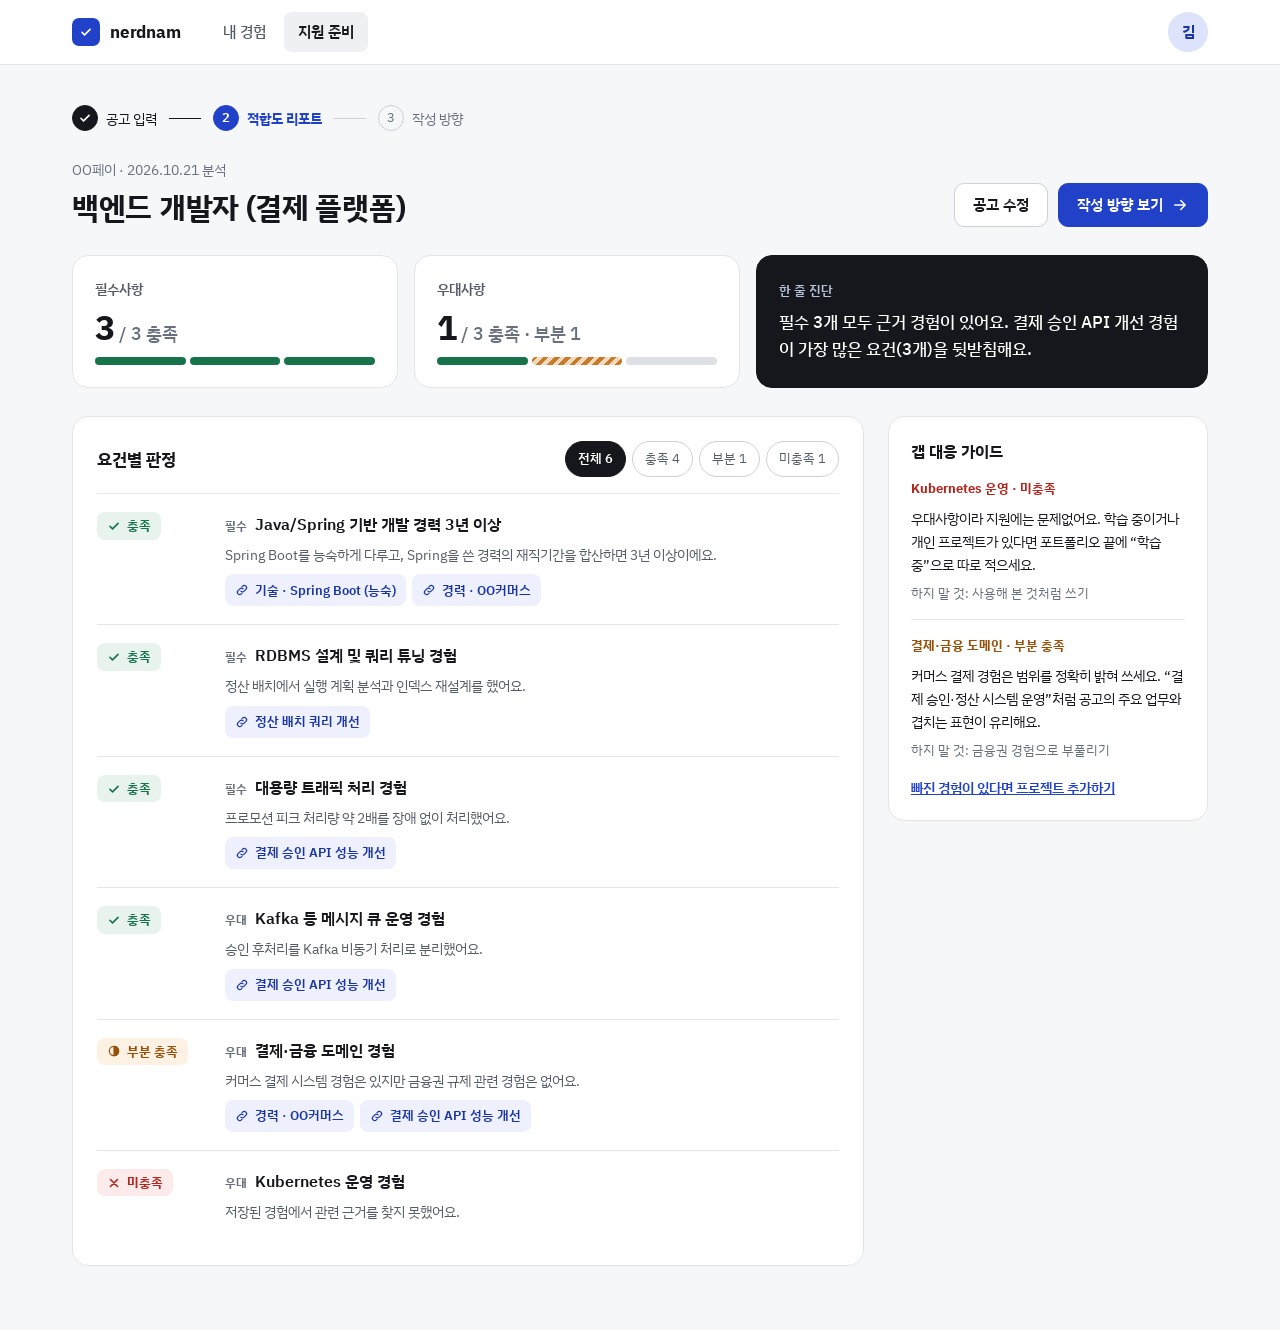
<file: design/report.html>
<!doctype html>
<html lang="ko">
<head>
  <meta charset="utf-8">
  <meta name="viewport" content="width=device-width, initial-scale=1">
  <title>S08 적합도 리포트 · nerdnam</title>
  <link rel="preconnect" href="https://fonts.googleapis.com">
  <link rel="stylesheet" href="https://fonts.googleapis.com/css2?family=IBM+Plex+Sans+KR:wght@400;500;600;700&display=swap">
  <link rel="stylesheet" href="assets/css/style.css">
</head>
<body>
  <header class="header">
    <div class="header__inner">
      <div class="header__left">
        <a class="brand" href="library.html">
          <span class="brand__mark"><svg class="i i--sm i--bold" aria-hidden="true"><use href="#i-check"></use></svg></span>
          <span class="brand__name">nerdnam</span>
        </a>
        <nav class="nav" aria-label="주 메뉴">
          <a href="library.html">내 경험</a>
          <a href="apply.html" aria-current="page">지원 준비</a>
        </nav>
      </div>
      <button class="avatar" aria-label="계정 메뉴">김</button>
    </div>
  </header>

  <main class="page">
    <nav aria-label="지원 준비 단계">
      <ol class="stepper">
        <li class="step step--done"><span class="step__dot"><svg class="i i--sm i--bold" aria-hidden="true"><use href="#i-check"></use></svg></span>공고 입력</li>
        <li class="step-line step-line--done" aria-hidden="true"></li>
        <li class="step step--current" aria-current="step"><span class="step__dot">2</span>적합도 리포트</li>
        <li class="step-line" aria-hidden="true"></li>
        <li class="step"><span class="step__dot">3</span>작성 방향</li>
      </ol>
    </nav>

    <div class="page-head">
      <div class="page-head__text">
        <p class="page-meta">OO페이 · 2026.10.21 분석</p>
        <h1 class="page-title">백엔드 개발자 (결제 플랫폼)</h1>
      </div>
      <div class="row" style="gap: 10px">
        <a class="btn" href="jd.html">공고 수정</a>
        <a class="btn btn--primary" href="guide.html">작성 방향 보기 <svg class="i" aria-hidden="true"><use href="#i-arrow"></use></svg></a>
      </div>
    </div>

    <section class="row" aria-label="요약" style="gap: 16px; align-items: stretch">
      <div class="card card--sm" style="flex: 1 1 280px; padding: 22px">
        <span style="font-size: 14px; font-weight: 600; color: var(--muted)">필수사항</span>
        <span class="score">3<span class="score__sub"> / 3 충족</span></span>
        <div class="bar-row" style="grid-template-columns: repeat(3, minmax(0, 1fr))" aria-hidden="true"><span class="is-ok"></span><span class="is-ok"></span><span class="is-ok"></span></div>
      </div>
      <div class="card card--sm" style="flex: 1 1 280px; padding: 22px">
        <span style="font-size: 14px; font-weight: 600; color: var(--muted)">우대사항</span>
        <span class="score">1<span class="score__sub"> / 3 충족 · 부분 1</span></span>
        <div class="bar-row" style="grid-template-columns: repeat(3, minmax(0, 1fr))" aria-hidden="true"><span class="is-ok"></span><span class="is-part"></span><span></span></div>
      </div>
      <div class="card card--dark card--sm" style="flex: 2 1 360px; padding: 22px; justify-content: center; gap: 8px">
        <span class="card__label">한 줄 진단</span>
        <p style="font-size: 17px; line-height: 1.6; font-weight: 500">필수 3개 모두 근거 경험이 있어요. 결제 승인 API 개선 경험이 가장 많은 요건(3개)을 뒷받침해요.</p>
      </div>
    </section>

    <div class="split">
      <section class="split__main card" aria-labelledby="req-title" style="flex-basis: 620px">
        <div class="row row--between" style="gap: 12px">
          <h2 id="req-title" class="card__title">요건별 판정</h2>
          <div class="row" role="group" aria-label="판정 필터" style="gap: 6px" id="filters"></div>
        </div>
        <ul class="plain" id="req-rows"></ul>
      </section>

      <aside class="split__side card card--sm" aria-labelledby="gap-title" style="padding: 22px; gap: 16px">
        <h2 id="gap-title" class="card__title card__title--sm">갭 대응 가이드</h2>
        <div class="stack stack--sm" style="padding-bottom: 16px; border-bottom: 1px solid var(--line)">
          <span style="font-size: 13px; font-weight: 700; color: var(--bad)">Kubernetes 운영 · 미충족</span>
          <p style="font-size: 14px; line-height: 1.65">우대사항이라 지원에는 문제없어요. 학습 중이거나 개인 프로젝트가 있다면 포트폴리오 끝에 “학습 중”으로 따로 적으세요.</p>
          <p class="page-meta" style="font-size: 13px">하지 말 것: 사용해 본 것처럼 쓰기</p>
        </div>
        <div class="stack stack--sm">
          <span style="font-size: 13px; font-weight: 700; color: var(--warn)">결제·금융 도메인 · 부분 충족</span>
          <p style="font-size: 14px; line-height: 1.65">커머스 결제 경험은 범위를 정확히 밝혀 쓰세요. “결제 승인·정산 시스템 운영”처럼 공고의 주요 업무와 겹치는 표현이 유리해요.</p>
          <p class="page-meta" style="font-size: 13px">하지 말 것: 금융권 경험으로 부풀리기</p>
        </div>
        <a href="project.html" style="font-size: 14px; font-weight: 600">빠진 경험이 있다면 프로젝트 추가하기</a>
      </aside>
    </div>
  </main>

  <script src="assets/js/common.js"></script>
  <script src="assets/js/report.js"></script>
</body>
</html>
</file>
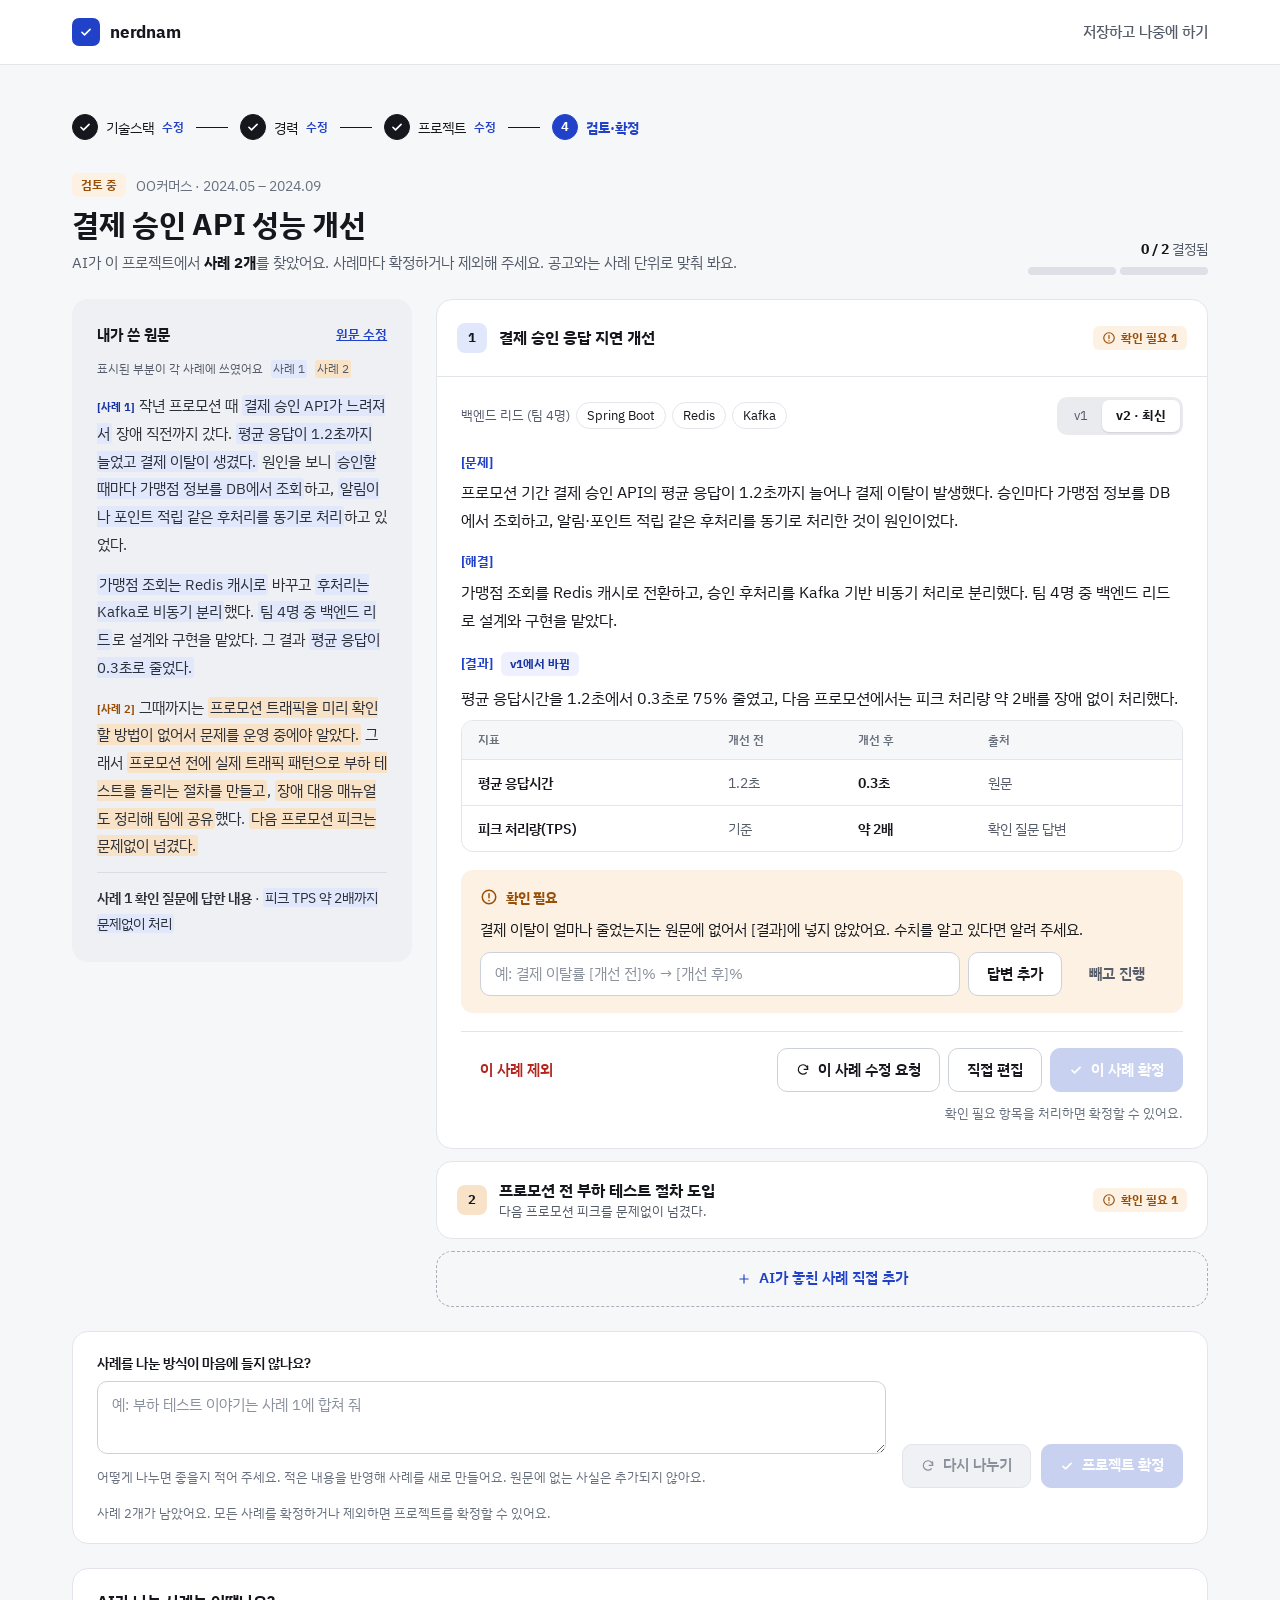
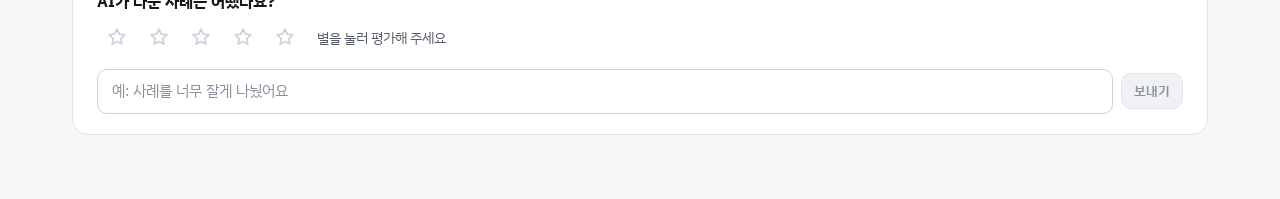
<file: design/review.html>
<!doctype html>
<html lang="ko">
<head>
  <meta charset="utf-8">
  <meta name="viewport" content="width=device-width, initial-scale=1">
  <title>S05 프로젝트 재구성 검토 · nerdnam</title>
  <link rel="preconnect" href="https://fonts.googleapis.com">
  <link rel="stylesheet" href="https://fonts.googleapis.com/css2?family=IBM+Plex+Sans+KR:wght@400;500;600;700&display=swap">
  <link rel="stylesheet" href="assets/css/style.css">
</head>
<body>
  <header class="header">
    <div class="header__inner">
      <a class="brand" href="index.html">
        <span class="brand__mark"><svg class="i i--sm i--bold" aria-hidden="true"><use href="#i-check"></use></svg></span>
        <span class="brand__name">nerdnam</span>
      </a>
      <a class="header-link" href="library.html">저장하고 나중에 하기</a>
    </div>
  </header>

  <main class="page page--tight">
    <nav aria-label="온보딩 단계">
      <ol class="stepper">
        <li><a class="step step--done step-link" href="skills.html#reviewing" title="기술스택 수정하기"><span class="step__dot"><svg class="i i--sm i--bold" aria-hidden="true"><use href="#i-check"></use></svg></span><span class="step-text">기술스택</span><span class="step-edit">수정</span></a></li>
        <li class="step-line step-line--done" aria-hidden="true"></li>
        <li><a class="step step--done step-link" href="career.html#reviewing" title="경력 수정하기"><span class="step__dot"><svg class="i i--sm i--bold" aria-hidden="true"><use href="#i-check"></use></svg></span><span class="step-text">경력</span><span class="step-edit">수정</span></a></li>
        <li class="step-line step-line--done" aria-hidden="true"></li>
        <li><a class="step step--done step-link" href="project.html" title="프로젝트 수정하기"><span class="step__dot"><svg class="i i--sm i--bold" aria-hidden="true"><use href="#i-check"></use></svg></span><span class="step-text">프로젝트</span><span class="step-edit">수정</span></a></li>
        <li class="step-line step-line--done" aria-hidden="true"></li>
        <li class="step step--current" aria-current="step"><span class="step__dot">4</span>검토·확정</li>
      </ol>
    </nav>

    <div class="page-head">
      <div class="page-head__text">
        <div class="row" style="gap: 10px"><span class="badge badge--warn">검토 중</span><span class="page-meta">OO커머스 · 2024.05 – 2024.09</span></div>
        <h1 class="page-title">결제 승인 API 성능 개선</h1>
        <p style="font-size: 15px; color: var(--muted)">AI가 이 프로젝트에서 <strong style="color: var(--ink)">사례 <span id="ep-total">0</span>개</strong>를 찾았어요. 사례마다 확정하거나 제외해 주세요. 공고와는 사례 단위로 맞춰 봐요.</p>
      </div>
      <div class="stack" style="align-items: flex-end; gap: 8px">
        <span style="font-size: 14px; color: var(--muted)"><strong style="color: var(--ink)" id="ep-done">0 / 0</strong> 결정됨</span>
        <div class="bar-row" id="ep-progress" style="width: 180px" aria-hidden="true"></div>
      </div>
    </div>

    <div class="split">
      <section class="split__side card card--sunken" aria-labelledby="raw-title" style="gap: 14px; flex-basis: 340px">
        <div class="row row--between"><h2 id="raw-title" class="card__title--xs" style="font-weight: 700">내가 쓴 원문</h2><a href="project.html" style="font-size: 13px; font-weight: 600">원문 수정</a></div>
        <p class="row" style="gap: 8px; font-size: 12px; color: var(--muted)">표시된 부분이 각 사례에 쓰였어요 <mark class="mark-ep1">사례 1</mark><mark class="mark-ep2">사례 2</mark></p>
        <div class="stack" style="gap: 12px; font-size: 15px; line-height: 1.85; color: var(--ink-soft)">
          <p><span class="ep-label ep-label--1">[사례 1]</span>작년 프로모션 때 <mark class="mark-ep1">결제 승인 API가 느려져서</mark> 장애 직전까지 갔다. <mark class="mark-ep1">평균 응답이 1.2초까지 늘었고 결제 이탈이 생겼다.</mark> 원인을 보니 <mark class="mark-ep1">승인할 때마다 가맹점 정보를 DB에서 조회</mark>하고, <mark class="mark-ep1">알림이나 포인트 적립 같은 후처리를 동기로 처리</mark>하고 있었다.</p>
          <p><mark class="mark-ep1">가맹점 조회는 Redis 캐시로</mark> 바꾸고 <mark class="mark-ep1">후처리는 Kafka로 비동기 분리</mark>했다. <mark class="mark-ep1">팀 4명 중 백엔드 리드</mark>로 설계와 구현을 맡았다. 그 결과 <mark class="mark-ep1">평균 응답이 0.3초로 줄었다.</mark></p>
          <p><span class="ep-label ep-label--2">[사례 2]</span>그때까지는 <mark class="mark-ep2">프로모션 트래픽을 미리 확인할 방법이 없어서 문제를 운영 중에야 알았다.</mark> 그래서 <mark class="mark-ep2">프로모션 전에 실제 트래픽 패턴으로 부하 테스트를 돌리는 절차를 만들고</mark>, <mark class="mark-ep2">장애 대응 매뉴얼도 정리해 팀에 공유</mark>했다. <mark class="mark-ep2">다음 프로모션 피크는 문제없이 넘겼다.</mark></p>
          <p style="padding-top: 12px; border-top: 1px solid #D9DCE2; font-size: 14px"><strong style="font-weight: 600">사례 1 확인 질문에 답한 내용</strong> · <mark class="mark-ep1">피크 TPS 약 2배까지 문제없이 처리</mark></p>
        </div>
      </section>

      <section class="split__main" aria-label="사례 목록" style="gap: 12px">
        <div class="stack" style="gap: 12px" id="episodes"></div>
        <button class="btn btn--block" style="min-height: 56px; border-radius: var(--radius-lg); border-style: dashed; border-color: var(--line-dashed); background: transparent; color: var(--accent)">
          <svg class="i i--sm" aria-hidden="true"><use href="#i-plus"></use></svg>AI가 놓친 사례 직접 추가
        </button>
      </section>
    </div>

    <section class="card" aria-labelledby="fb-title" style="flex-direction: row; flex-wrap: wrap; align-items: flex-end; padding: 20px 24px">
      <div style="flex: 999 1 420px; min-width: 0">
        <label id="fb-title" class="label" for="feedback">사례를 나눈 방식이 마음에 들지 않나요?</label>
        <textarea id="feedback" class="input" rows="2" placeholder="예: 부하 테스트 이야기는 사례 1에 합쳐 줘"></textarea>
        <p id="resplit-hint" class="help">어떻게 나누면 좋을지 적어 주세요. 적은 내용을 반영해 사례를 새로 만들어요. 원문에 없는 사실은 추가되지 않아요.</p>
      </div>
      <div class="row row--end" style="flex: 1 1 auto; gap: 10px">
        <button class="btn" id="resplit" disabled aria-describedby="resplit-hint"><svg class="i i--sm" aria-hidden="true"><use href="#i-refresh"></use></svg>다시 나누기</button>
        <a class="btn btn--primary" href="library.html" id="project-confirm"><svg class="i i--sm i--bold" aria-hidden="true"><use href="#i-check"></use></svg>프로젝트 확정</a>
      </div>
      <p class="page-meta" style="flex-basis: 100%; font-size: 13px" id="foot-note"></p>
    </section>

    <!-- 사례 생성 평가: 프로젝트마다 한 번, 언제든 바꿀 수 있음 (기획서 9.1) -->
    <section class="card card--sm" id="episode-rating" aria-label="사례 생성 평가" style="padding: 20px 24px"></section>
  </main>

  <!-- 확정 전에 S04(원문 화면)나 온보딩 밖으로 나갈 때 경고 (기획서 F2 검토 결과 유지 규칙). S02·S03으로 가는 링크는 경고하지 않는다 -->
  <div class="modal" id="leave-modal" role="dialog" aria-modal="true" aria-labelledby="leave-title" hidden>
    <div class="modal__box">
      <h2 id="leave-title" class="card__title">지금 나가면 검토한 내용이 사라져요</h2>
      <p class="card__desc" style="line-height: 1.6">프로젝트를 확정하지 않으면 사례별 결정과 확인 질문 답변이 저장되지 않아요. 다시 보려면 원문 화면에서 재구성을 다시 해야 해요.</p>
      <div class="row row--end" style="margin-top: 6px">
        <button class="btn" id="leave-cancel">계속 검토하기</button>
        <a class="btn btn--danger" id="leave-confirm" href="#">나가기</a>
      </div>
    </div>
  </div>

  <script src="assets/js/common.js"></script>
  <script src="assets/js/review.js"></script>
</body>
</html>
</file>
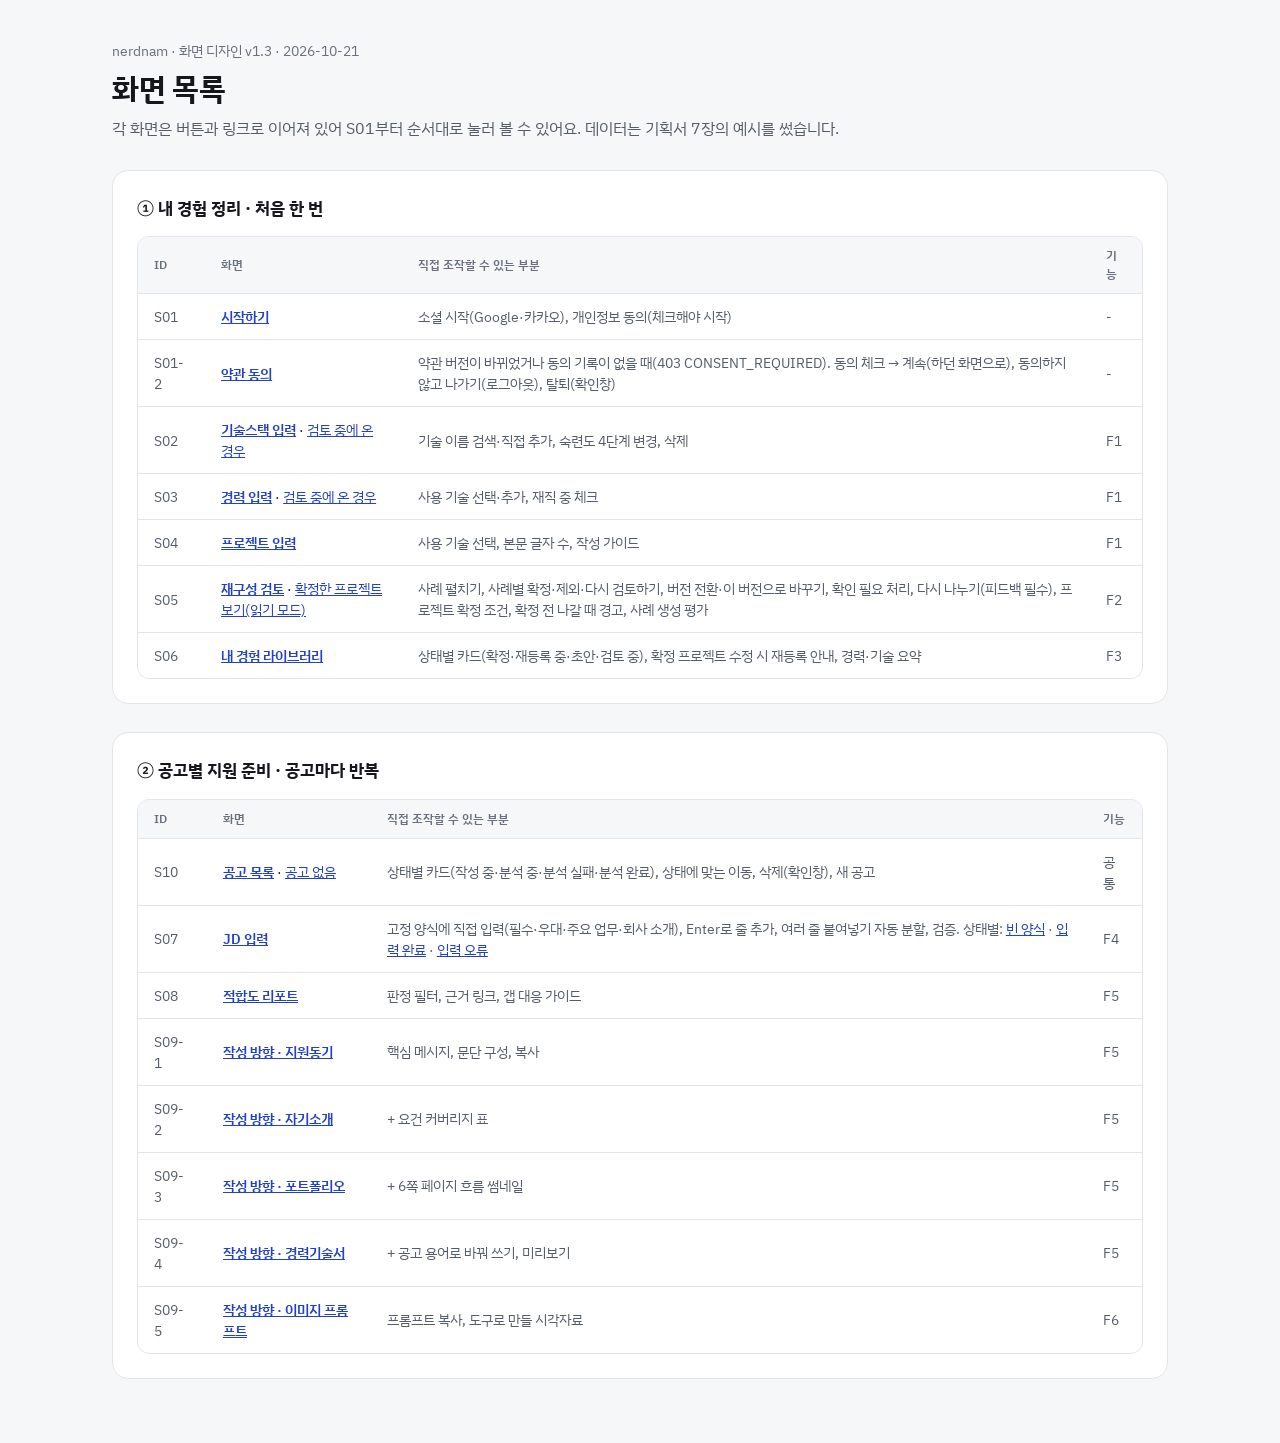
<file: design/screens.html>
<!doctype html>
<html lang="ko">
<head>
  <meta charset="utf-8">
  <meta name="viewport" content="width=device-width, initial-scale=1">
  <title>화면 목록 · nerdnam 디자인</title>
  <link rel="preconnect" href="https://fonts.googleapis.com">
  <link rel="stylesheet" href="https://fonts.googleapis.com/css2?family=IBM+Plex+Sans+KR:wght@400;500;600;700&display=swap">
  <link rel="stylesheet" href="assets/css/style.css">
</head>
<body>
  <main class="page page--mid">
    <div class="page-head__text">
      <p class="page-meta">nerdnam · 화면 디자인 v1.3 · 2026-10-21</p>
      <h1 class="page-title">화면 목록</h1>
      <p class="page-desc">각 화면은 버튼과 링크로 이어져 있어 S01부터 순서대로 눌러 볼 수 있어요. 데이터는 기획서 7장의 예시를 썼습니다.</p>
    </div>

    <section class="card" aria-labelledby="g1">
      <h2 id="g1" class="card__title">① 내 경험 정리 · 처음 한 번</h2>
      <div class="table-wrap">
        <table class="table table--boxed">
          <thead><tr><th scope="col">ID</th><th scope="col">화면</th><th scope="col">직접 조작할 수 있는 부분</th><th scope="col">기능</th></tr></thead>
          <tbody>
            <tr><td class="cell-muted">S01</td><td><a href="index.html" class="cell-strong">시작하기</a></td><td class="cell-muted">소셜 시작(Google·카카오), 개인정보 동의(체크해야 시작)</td><td class="cell-muted">-</td></tr>
            <tr><td class="cell-muted">S01-2</td><td><a href="consent.html" class="cell-strong">약관 동의</a></td><td class="cell-muted">약관 버전이 바뀌었거나 동의 기록이 없을 때(403 CONSENT_REQUIRED). 동의 체크 → 계속(하던 화면으로), 동의하지 않고 나가기(로그아웃), 탈퇴(확인창)</td><td class="cell-muted">-</td></tr>
            <tr><td class="cell-muted">S02</td><td><a href="skills.html" class="cell-strong">기술스택 입력</a> · <a href="skills.html#reviewing">검토 중에 온 경우</a></td><td class="cell-muted">기술 이름 검색·직접 추가, 숙련도 4단계 변경, 삭제</td><td class="cell-muted">F1</td></tr>
            <tr><td class="cell-muted">S03</td><td><a href="career.html" class="cell-strong">경력 입력</a> · <a href="career.html#reviewing">검토 중에 온 경우</a></td><td class="cell-muted">사용 기술 선택·추가, 재직 중 체크</td><td class="cell-muted">F1</td></tr>
            <tr><td class="cell-muted">S04</td><td><a href="project.html" class="cell-strong">프로젝트 입력</a></td><td class="cell-muted">사용 기술 선택, 본문 글자 수, 작성 가이드</td><td class="cell-muted">F1</td></tr>
            <tr><td class="cell-muted">S05</td><td><a href="review.html" class="cell-strong">재구성 검토</a> · <a href="review.html#confirmed">확정한 프로젝트 보기(읽기 모드)</a></td><td class="cell-muted">사례 펼치기, 사례별 확정·제외·다시 검토하기, 버전 전환·이 버전으로 바꾸기, 확인 필요 처리, 다시 나누기(피드백 필수), 프로젝트 확정 조건, 확정 전 나갈 때 경고, 사례 생성 평가</td><td class="cell-muted">F2</td></tr>
            <tr><td class="cell-muted">S06</td><td><a href="library.html" class="cell-strong">내 경험 라이브러리</a></td><td class="cell-muted">상태별 카드(확정·재등록 중·초안·검토 중), 확정 프로젝트 수정 시 재등록 안내, 경력·기술 요약</td><td class="cell-muted">F3</td></tr>
          </tbody>
        </table>
      </div>
    </section>

    <section class="card" aria-labelledby="g2">
      <h2 id="g2" class="card__title">② 공고별 지원 준비 · 공고마다 반복</h2>
      <div class="table-wrap">
        <table class="table table--boxed">
          <thead><tr><th scope="col">ID</th><th scope="col">화면</th><th scope="col">직접 조작할 수 있는 부분</th><th scope="col">기능</th></tr></thead>
          <tbody>
            <tr><td class="cell-muted">S10</td><td><a href="apply.html" class="cell-strong">공고 목록</a> · <a href="apply.html#empty">공고 없음</a></td><td class="cell-muted">상태별 카드(작성 중·분석 중·분석 실패·분석 완료), 상태에 맞는 이동, 삭제(확인창), 새 공고</td><td class="cell-muted">공통</td></tr>
            <tr><td class="cell-muted">S07</td><td><a href="jd.html" class="cell-strong">JD 입력</a></td><td class="cell-muted">고정 양식에 직접 입력(필수·우대·주요 업무·회사 소개), Enter로 줄 추가, 여러 줄 붙여넣기 자동 분할, 검증. 상태별: <a href="jd.html#empty">빈 양식</a> · <a href="jd.html#filled">입력 완료</a> · <a href="jd.html#invalid">입력 오류</a></td><td class="cell-muted">F4</td></tr>
            <tr><td class="cell-muted">S08</td><td><a href="report.html" class="cell-strong">적합도 리포트</a></td><td class="cell-muted">판정 필터, 근거 링크, 갭 대응 가이드</td><td class="cell-muted">F5</td></tr>
            <tr><td class="cell-muted">S09-1</td><td><a href="guide.html#motive" class="cell-strong">작성 방향 · 지원동기</a></td><td class="cell-muted">핵심 메시지, 문단 구성, 복사</td><td class="cell-muted">F5</td></tr>
            <tr><td class="cell-muted">S09-2</td><td><a href="guide.html#intro" class="cell-strong">작성 방향 · 자기소개</a></td><td class="cell-muted">+ 요건 커버리지 표</td><td class="cell-muted">F5</td></tr>
            <tr><td class="cell-muted">S09-3</td><td><a href="guide.html#portfolio" class="cell-strong">작성 방향 · 포트폴리오</a></td><td class="cell-muted">+ 6쪽 페이지 흐름 썸네일</td><td class="cell-muted">F5</td></tr>
            <tr><td class="cell-muted">S09-4</td><td><a href="guide.html#career" class="cell-strong">작성 방향 · 경력기술서</a></td><td class="cell-muted">+ 공고 용어로 바꿔 쓰기, 미리보기</td><td class="cell-muted">F5</td></tr>
            <tr><td class="cell-muted">S09-5</td><td><a href="guide.html#image" class="cell-strong">작성 방향 · 이미지 프롬프트</a></td><td class="cell-muted">프롬프트 복사, 도구로 만들 시각자료</td><td class="cell-muted">F6</td></tr>
          </tbody>
        </table>
      </div>
    </section>
  </main>
  <script src="assets/js/common.js"></script>
</body>
</html>
</file>
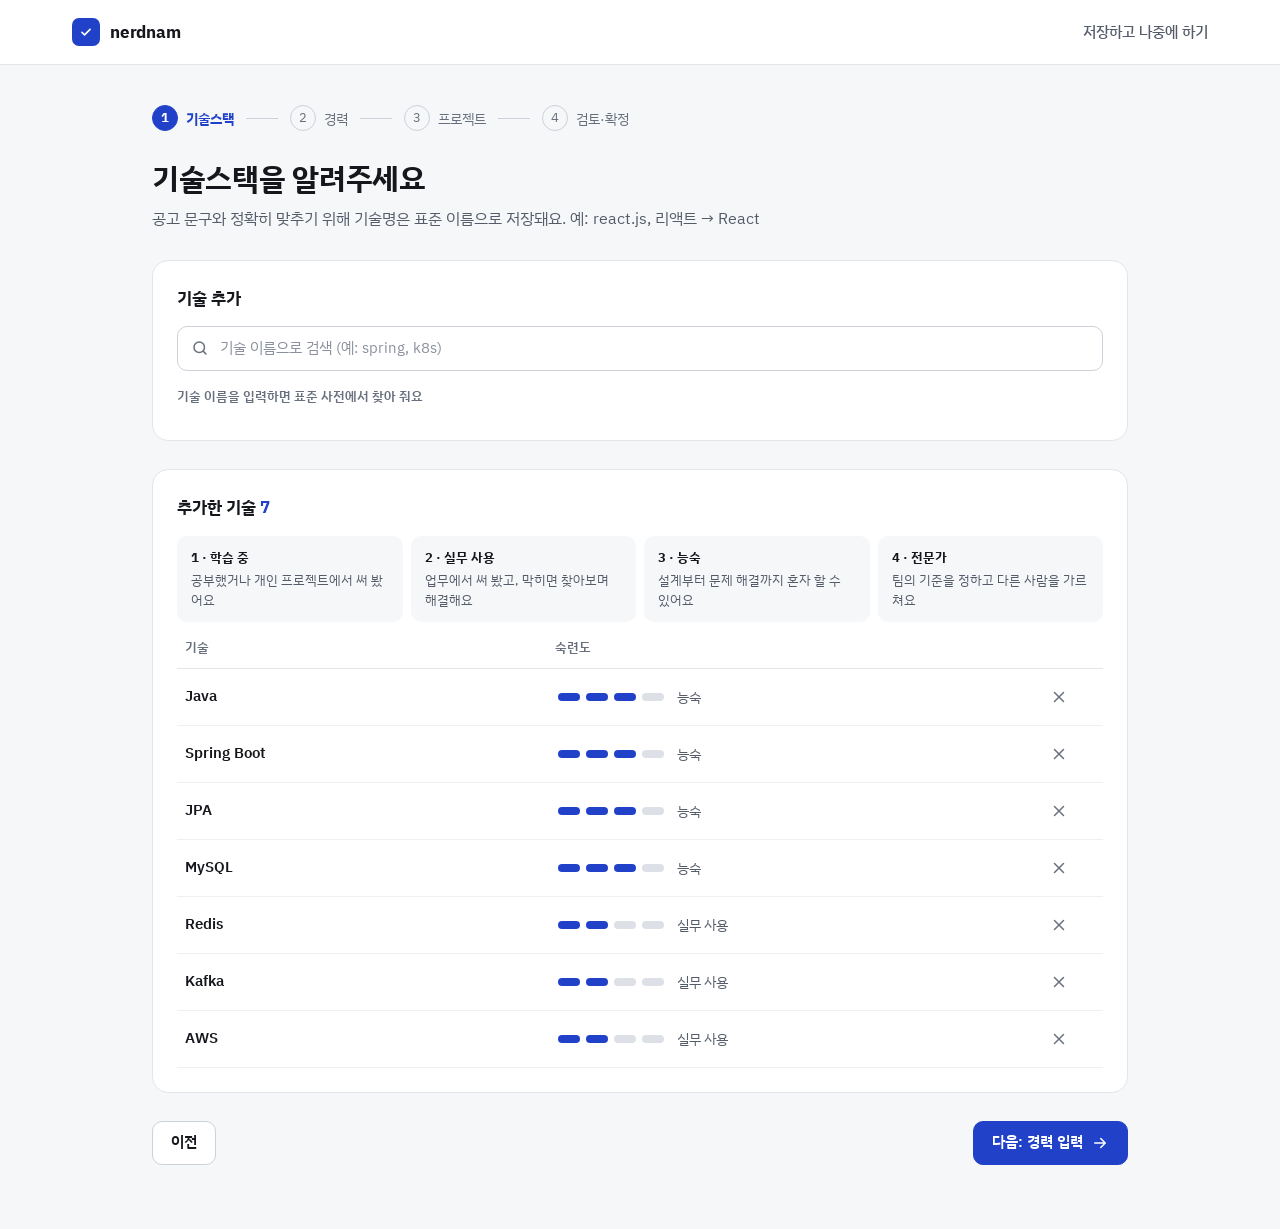
<file: design/skills.html>
<!doctype html>
<html lang="ko">
<head>
  <meta charset="utf-8">
  <meta name="viewport" content="width=device-width, initial-scale=1">
  <title>S02 기술스택 입력 · nerdnam</title>
  <link rel="preconnect" href="https://fonts.googleapis.com">
  <link rel="stylesheet" href="https://fonts.googleapis.com/css2?family=IBM+Plex+Sans+KR:wght@400;500;600;700&display=swap">
  <link rel="stylesheet" href="assets/css/style.css">
</head>
<body>
  <header class="header">
    <div class="header__inner">
      <a class="brand" href="index.html">
        <span class="brand__mark"><svg class="i i--sm i--bold" aria-hidden="true"><use href="#i-check"></use></svg></span>
        <span class="brand__name">nerdnam</span>
      </a>
      <a class="header-link" href="library.html">저장하고 나중에 하기</a>
    </div>
  </header>

  <main class="page page--narrow">
    <nav aria-label="온보딩 단계">
      <ol class="stepper">
        <li class="step step--current" aria-current="step"><span class="step__dot">1</span>기술스택</li>
        <li class="step-line" aria-hidden="true"></li>
        <li class="step"><span class="step__dot">2</span>경력</li>
        <li class="step-line" aria-hidden="true"></li>
        <li class="step"><span class="step__dot">3</span>프로젝트</li>
        <li class="step-line" aria-hidden="true"></li>
        <li class="step"><span class="step__dot">4</span>검토·확정</li>
      </ol>
    </nav>

    <div class="page-head__text">
      <h1 class="page-title">기술스택을 알려주세요</h1>
      <p class="page-desc">공고 문구와 정확히 맞추기 위해 기술명은 표준 이름으로 저장돼요. 예: react.js, 리액트 → React</p>
    </div>

    <section class="card" aria-labelledby="add-title">
      <h2 id="add-title" class="card__title">기술 추가</h2>
      <div class="input-wrap">
        <label for="skill-search" class="sr-only">기술 이름 검색</label>
        <svg class="i" aria-hidden="true"><use href="#i-search"></use></svg>
        <input id="skill-search" class="input" type="search" placeholder="기술 이름으로 검색 (예: spring, k8s)">
      </div>
      <div class="stack" style="gap: 10px">
        <span style="font-size: 13px; font-weight: 600; color: var(--subtle)" id="result-label" aria-live="polite"></span>
        <div class="row" id="results"></div>
      </div>
    </section>

    <section class="card" aria-labelledby="list-title">
      <div class="row row--between" style="align-items: baseline">
        <h2 id="list-title" class="card__title">추가한 기술 <span style="color: var(--accent)" id="skill-count"></span></h2>
      </div>
      <dl class="grid-4" aria-label="숙련도 기준" style="margin: 0; gap: 8px">
        <div class="level-def"><dt>1 · 학습 중</dt><dd>공부했거나 개인 프로젝트에서 써 봤어요</dd></div>
        <div class="level-def"><dt>2 · 실무 사용</dt><dd>업무에서 써 봤고, 막히면 찾아보며 해결해요</dd></div>
        <div class="level-def"><dt>3 · 능숙</dt><dd>설계부터 문제 해결까지 혼자 할 수 있어요</dd></div>
        <div class="level-def"><dt>4 · 전문가</dt><dd>팀의 기준을 정하고 다른 사람을 가르쳐요</dd></div>
      </dl>
      <div class="table-wrap">
        <table class="table table--plain" style="min-width: 560px">
          <thead>
            <tr>
              <th scope="col" style="width: 40%">기술</th>
              <th scope="col" style="width: 52%">숙련도</th>
              <th scope="col" style="width: 8%"><span class="sr-only">삭제</span></th>
            </tr>
          </thead>
          <tbody id="skill-rows"></tbody>
        </table>
      </div>
    </section>

    <div class="actions">
      <a class="btn" href="index.html">이전</a>
      <a class="btn btn--primary" href="career.html" data-next>다음: 경력 입력 <svg class="i" aria-hidden="true"><use href="#i-arrow"></use></svg></a>
    </div>
  </main>

  <script src="assets/js/common.js"></script>
  <script src="assets/js/skills.js"></script>
</body>
</html>
</file>
<file: design/assets/css/style.css>
/* =========================================================
   nerdnam · 화면 디자인 공용 스타일
   - 디자인 토큰(:root) → 기본 요소 → 레이아웃 → 컴포넌트 순
   ========================================================= */

/* ---------- 1. 디자인 토큰 ---------- */
:root {
  /* 색 */
  --bg: #F6F7F9;
  --surface: #FFFFFF;
  --surface-muted: #F0F1F4;
  --surface-sunken: #EEF0F3;
  --line: #E3E5EA;
  --line-strong: #CDD1D9;
  --line-dashed: #A8AEBA;
  --ink: #15171C;
  --ink-soft: #2B2F38;
  --muted: #555C69;
  --subtle: #68707D;
  --accent: #2142C8;
  --accent-ink: #1A35A3;
  --accent-soft: #EEF1FD;
  --accent-mark: #E2E8FC;
  --focus: #A9B8F2;
  --ok: #17734A;
  --ok-soft: #E7F3EC;
  --warn: #9A4F08;
  --warn-soft: #FCF1E3;
  --bad: #B3261E;
  --bad-soft: #FCEBEA;
  --track: #DDE0E6;

  /* 글꼴 */
  --font: 'IBM Plex Sans KR', system-ui, -apple-system, sans-serif;
  --font-mono: 'IBM Plex Mono', ui-monospace, monospace;

  /* 모양 */
  --radius-sm: 8px;
  --radius: 10px;
  --radius-lg: 16px;
  --control-h: 44px;
}

/* ---------- 2. 기본 요소 ---------- */
*, *::before, *::after { box-sizing: border-box; }
html { -webkit-text-size-adjust: 100%; }
body {
  margin: 0;
  background: var(--bg);
  color: var(--ink);
  font-family: var(--font);
  font-size: 15px;
  line-height: 1.5;
  -webkit-font-smoothing: antialiased;
}
h1, h2, h3, p { margin: 0; }
a { color: var(--accent); }
a:hover { color: var(--accent-ink); }
button { font: inherit; color: inherit; }
img, svg { display: block; }
:focus-visible { outline: 3px solid var(--focus); outline-offset: 1px; }
[hidden] { display: none !important; }
mark { background: var(--accent-mark); color: inherit; border-radius: 3px; padding: 0 2px; }
ul.plain, ol.plain { list-style: none; margin: 0; padding: 0; }

.sr-only {
  position: absolute; width: 1px; height: 1px; padding: 0; margin: -1px;
  overflow: hidden; clip: rect(0 0 0 0); white-space: nowrap; border: 0;
}
.i { width: 18px; height: 18px; flex: none; fill: none; stroke: currentColor; stroke-width: 2; stroke-linecap: round; stroke-linejoin: round; }
.i--sm { width: 14px; height: 14px; }
.i--lg { width: 22px; height: 22px; }
.i--bold { stroke-width: 2.8; }

/* ---------- 3. 레이아웃 ---------- */
.header { background: var(--surface); border-bottom: 1px solid var(--line); }
.header__inner {
  max-width: 1200px; margin: 0 auto; padding: 0 32px; min-height: 64px;
  display: flex; flex-wrap: wrap; align-items: center; justify-content: space-between; gap: 16px;
}
.header__left { display: flex; align-items: center; gap: 28px; flex-wrap: wrap; }
.brand { display: flex; align-items: center; gap: 10px; color: var(--ink); text-decoration: none; }
.brand:hover { color: var(--ink); }
.brand__mark { width: 28px; height: 28px; border-radius: 7px; background: var(--accent); display: grid; place-items: center; color: #fff; }
.brand__name { font-size: 17px; font-weight: 700; letter-spacing: -0.01em; }
.nav { display: flex; gap: 4px; }
.nav a {
  display: inline-flex; align-items: center; min-height: 40px; padding: 0 14px; border-radius: var(--radius-sm);
  color: var(--muted); font-weight: 500; text-decoration: none;
}
.nav a:hover { color: var(--ink); background: var(--surface-muted); }
.nav a[aria-current="page"] { color: var(--ink); background: var(--surface-sunken); font-weight: 600; }
.header-link { color: var(--muted); font-weight: 500; text-decoration: none; }
.avatar {
  width: 40px; height: 40px; border-radius: 50%; border: 0; cursor: pointer;
  background: #DDE3FA; color: var(--accent-ink); font-weight: 700;
}
.avatar[aria-expanded="true"] { box-shadow: 0 0 0 3px var(--focus); }
/* 계정 메뉴 (C-02 공통 확인할 것 4, 기획서 v1.43): 동그라미를 누르면 오른쪽 끝에 맞춰 아래로 열린다 */
.account { position: relative; }
.account__panel {
  position: absolute; right: 0; top: calc(100% + 8px); z-index: 20;
  width: max-content; min-width: 220px; max-width: calc(100vw - 32px);
  padding: 8px; display: flex; flex-direction: column; gap: 2px;
  background: var(--surface); border: 1px solid var(--line); border-radius: var(--radius-lg);
  box-shadow: 0 12px 32px rgba(21, 23, 28, 0.14);
}
.account__panel[hidden] { display: none; }
.account__who { display: flex; flex-direction: column; gap: 2px; padding: 8px 12px 12px; margin-bottom: 4px; border-bottom: 1px solid var(--line); }
.account__name { font-size: 15px; font-weight: 600; }
.account__email { font-size: 13px; color: var(--muted); overflow-wrap: anywhere; }
.account__item {
  display: flex; align-items: center; min-height: 44px; padding: 0 12px; border: 0; border-radius: var(--radius-sm);
  background: transparent; color: var(--ink); font: inherit; font-weight: 500; text-align: left; text-decoration: none; cursor: pointer;
}
.account__item:hover { background: var(--surface-muted); color: var(--ink); }
.account__item--danger, .account__item--danger:hover { color: var(--bad); }

/* 소셜 로그인 버튼 (S01, C-02 S01 확인할 것 10, 기획서 v1.44): 각 회사 버튼 가이드의 색만 쓴다. 마우스를 올려도 색을 바꾸지 않는다.
   Google: 흰 바탕·#747775 테두리·#1F1F1F 글자·4색 G / 카카오: #FEE500 바탕·모서리 12px·검은 말풍선·검정 85% 글자 */
.social {
  display: flex; align-items: center; justify-content: center; gap: 10px;
  width: 100%; min-height: 48px; padding: 0 16px; border-radius: 12px;
  font: inherit; font-size: 15px; font-weight: 600; text-decoration: none; cursor: pointer;
}
.social__mark { width: 18px; height: 18px; flex: none; }
.social--google, .social--google:hover { background: #FFFFFF; border: 1px solid #747775; color: #1F1F1F; }
.social--kakao, .social--kakao:hover { background: #FEE500; border: 1px solid #FEE500; color: rgba(0, 0, 0, 0.85); }
.social:disabled, .social[aria-disabled="true"] { opacity: 0.45; cursor: not-allowed; }

.page { max-width: 1200px; margin: 0 auto; padding: 40px 32px 64px; display: flex; flex-direction: column; gap: 28px; }
.page--narrow { max-width: 1040px; }
.page--mid { max-width: 1120px; }
.page--tight { gap: 24px; }

.page-head { display: flex; flex-wrap: wrap; justify-content: space-between; align-items: flex-end; gap: 16px; }
.page-head__text { display: flex; flex-direction: column; gap: 8px; }
.page-title { font-size: 30px; font-weight: 700; letter-spacing: -0.01em; line-height: 1.3; }
.page-desc { font-size: 16px; line-height: 1.6; color: var(--muted); }
.page-meta { font-size: 14px; color: var(--subtle); }

.split { display: flex; flex-wrap: wrap; gap: 24px; align-items: flex-start; }
.split__main { flex: 999 1 600px; min-width: 0; display: flex; flex-direction: column; gap: 16px; }
.split__side { flex: 1 1 320px; min-width: 0; display: flex; flex-direction: column; gap: 16px; }
.split__half { flex: 1 1 420px; min-width: 0; display: flex; flex-direction: column; gap: 16px; }

.stack { display: flex; flex-direction: column; gap: 16px; }
.stack--sm { gap: 8px; }
.stack--xs { gap: 4px; }
.row { display: flex; flex-wrap: wrap; align-items: center; gap: 8px; }
.row--between { justify-content: space-between; }
.row--end { justify-content: flex-end; }
.grid-2 { display: grid; grid-template-columns: repeat(2, minmax(0, 1fr)); gap: 16px; }
.grid-3 { display: grid; grid-template-columns: repeat(3, minmax(0, 1fr)); gap: 14px; }
.grid-4 { display: grid; grid-template-columns: repeat(4, minmax(0, 1fr)); gap: 12px; }
.span-2 { grid-column: span 2; }

.actions { display: flex; flex-wrap: wrap; justify-content: space-between; gap: 12px; }

.footer { border-top: 1px solid var(--line); background: var(--surface); }
.footer__inner { max-width: 1200px; margin: 0 auto; padding: 20px 32px; display: flex; flex-wrap: wrap; gap: 20px; font-size: 13px; color: var(--subtle); }
.footer a { color: var(--subtle); }

/* ---------- 4. 컴포넌트 ---------- */

/* 카드 */
.card { background: var(--surface); border: 1px solid var(--line); border-radius: var(--radius-lg); padding: 24px; display: flex; flex-direction: column; gap: 16px; }
.card--lg { padding: 28px; gap: 22px; }
.card--sm { padding: 20px; gap: 12px; }
.card--dashed { border-style: dashed; border-color: var(--line-dashed); }
.card--sunken { background: var(--surface-sunken); border-color: transparent; }
.card--warn { background: var(--warn-soft); border-color: transparent; }
.card--bad { background: var(--bad-soft); border-color: transparent; }
.card--dark { background: var(--ink); border-color: var(--ink); color: #fff; }
.card__title { font-size: 17px; font-weight: 700; }
.card__title--sm { font-size: 16px; }
.card__title--xs { font-size: 15px; }
.card__desc { font-size: 14px; color: var(--muted); }
.card__label { font-size: 13px; font-weight: 600; color: #B9C2DB; }

/* 버튼 */
.btn {
  display: inline-flex; align-items: center; justify-content: center; gap: 8px;
  min-height: var(--control-h); padding: 0 18px; border-radius: var(--radius);
  border: 1px solid var(--line-strong); background: var(--surface); color: var(--ink);
  font-size: 15px; font-weight: 600; text-decoration: none; cursor: pointer; white-space: nowrap;
}
.btn:hover { background: var(--surface-muted); color: var(--ink); }
.btn--primary { background: var(--accent); border-color: var(--accent); color: #fff; }
.btn--primary:hover { background: var(--accent-ink); color: #fff; }
.btn--ghost { background: transparent; border-color: transparent; color: var(--muted); }
.btn--ghost:hover { background: var(--surface-muted); }
.btn--danger { color: var(--bad); }
.btn--sm { min-height: 36px; padding: 0 12px; font-size: 13px; }
.btn--lg { min-height: 48px; }
.btn--block { width: 100%; }
.btn:disabled, .btn[aria-disabled="true"] { cursor: not-allowed; background: var(--surface-muted); color: #8A909C; border-color: var(--line); pointer-events: none; }
.btn--primary:disabled, .btn--primary[aria-disabled="true"] { background: #C9D1F0; border-color: #C9D1F0; color: #fff; }
.btn--text { min-height: 44px; padding: 0 4px; border: 0; background: transparent; color: var(--accent); font-size: 14px; }
.btn--text:hover { background: transparent; color: var(--accent-ink); }
.icon-btn {
  width: 44px; height: 44px; border: 0; border-radius: var(--radius); background: transparent;
  display: grid; place-items: center; cursor: pointer; color: var(--subtle);
}
.icon-btn:hover { background: var(--surface-muted); color: var(--ink); }

/* 입력 */
.label { display: block; font-size: 14px; font-weight: 600; margin-bottom: 8px; }
.label__hint { font-weight: 400; color: var(--subtle); }
.input {
  width: 100%; min-height: var(--control-h); padding: 10px 14px;
  border: 1px solid var(--line-strong); border-radius: var(--radius);
  font: inherit; font-size: 15px; color: var(--ink); background: #fff;
}
.input:disabled { background: var(--surface-muted); color: var(--subtle); }
textarea.input { line-height: 1.7; resize: vertical; }
.input-wrap { position: relative; }
.input-wrap .i { position: absolute; left: 14px; top: 13px; color: var(--subtle); }
.input-wrap .input { padding-left: 42px; }
.range { display: flex; align-items: center; gap: 8px; }
.check { display: flex; align-items: flex-start; gap: 10px; font-size: 14px; line-height: 1.5; cursor: pointer; }
.check input { width: 20px; height: 20px; margin: 0; accent-color: var(--accent); flex: none; }
fieldset { border: 0; margin: 0; padding: 0; min-width: 0; }
legend { padding: 0; }

/* 단계 표시 */
.stepper { list-style: none; margin: 0; padding: 0; display: flex; flex-wrap: wrap; align-items: center; gap: 12px; font-size: 14px; }
.step { display: flex; align-items: center; gap: 8px; color: var(--subtle); }
.step__dot { width: 26px; height: 26px; border-radius: 50%; border: 1px solid var(--line-strong); display: grid; place-items: center; font-size: 13px; }
.step--done { color: var(--ink); }
.step--done .step__dot { background: var(--ink); border-color: var(--ink); color: #fff; }
.step--current { color: var(--accent); font-weight: 700; }
.step--current .step__dot { background: var(--accent); border-color: var(--accent); color: #fff; }
.step-link { min-height: 44px; text-decoration: none; border-radius: var(--radius-sm); }
.step-link:hover { color: var(--accent); }
.step-link:hover .step-text { text-decoration: underline; }
.step-edit { font-size: 12px; font-weight: 600; color: var(--accent); }
.step-line { width: 32px; height: 1px; background: var(--line-strong); }
.step-line--done { background: var(--ink); }

/* 칩·태그·배지 */
.chip {
  display: inline-flex; align-items: center; gap: 6px; min-height: 40px; padding: 0 14px;
  border-radius: 999px; border: 1px solid var(--line-strong); background: #fff;
  color: var(--muted); font-size: 14px; cursor: pointer;
}
.chip[aria-pressed="true"], .chip[aria-selected="true"] { border-color: var(--ink); background: var(--ink); color: #fff; font-weight: 600; }
.chip--accent[aria-pressed="true"] { border-color: var(--accent); background: var(--accent-soft); color: var(--accent-ink); }
.chip--sm { min-height: 36px; padding: 0 12px; font-size: 13px; }
.chip--add { border-radius: var(--radius); border-style: dashed; border-color: var(--line-dashed); color: var(--ink); font-weight: 500; }
.chip--added { border-radius: var(--radius); border-color: transparent; background: var(--ok-soft); color: var(--ok); font-weight: 600; }
span.chip--added { cursor: default; } /* 누를 수 없는 표시용. S02 검색 결과의 "추가됨"은 button(누르면 빼기) */
.tag { display: inline-flex; align-items: center; padding: 3px 10px; border: 1px solid var(--line); border-radius: 999px; font-size: 13px; color: var(--ink); background: #fff; }
.tag--flat { border: 0; border-radius: 6px; padding: 2px 8px; font-size: 12px; background: var(--surface-muted); color: var(--muted); }
.tag--accent { border: 0; border-radius: 6px; padding: 3px 8px; font-size: 12px; font-weight: 600; background: var(--accent-soft); color: var(--accent-ink); }
.badge { display: inline-flex; align-items: center; gap: 5px; padding: 3px 9px; border-radius: 6px; font-size: 12px; font-weight: 700; }
.badge--ok { background: var(--ok-soft); color: var(--ok); }
.badge--warn { background: var(--warn-soft); color: var(--warn); }
.badge--bad { background: var(--bad-soft); color: var(--bad); }
.badge--info { background: var(--accent-soft); color: var(--accent-ink); }
.count { display: inline-flex; align-items: center; font-size: 13px; font-weight: 600; border-radius: 999px; padding: 1px 9px; background: var(--line); color: var(--ink); }
.count--dark { background: var(--ink); color: #fff; }

/* 판정 배지 (색 + 아이콘 + 글자) */
.verdict { display: inline-flex; align-items: center; gap: 6px; padding: 4px 10px; border-radius: var(--radius-sm); font-size: 13px; font-weight: 700; white-space: nowrap; }
.verdict--ok { background: var(--ok-soft); color: var(--ok); }
.verdict--part { background: var(--warn-soft); color: var(--warn); }
.verdict--miss { background: var(--bad-soft); color: var(--bad); }

/* 근거 링크 */
.src {
  display: inline-flex; align-items: center; gap: 6px; min-height: 32px; padding: 0 10px;
  border-radius: var(--radius-sm); background: var(--accent-soft); color: var(--accent-ink);
  font-size: 13px; font-weight: 600; text-decoration: none;
}
.src:hover { background: #E0E6FB; color: var(--accent-ink); }

/* 탭 (밑줄형) */
.tabs { display: flex; flex-wrap: wrap; gap: 4px; border-bottom: 1px solid var(--line); }
.tab {
  min-height: 48px; padding: 0 18px; border: 0; border-bottom: 2px solid transparent; margin-bottom: -1px;
  background: transparent; color: var(--muted); font-size: 15px; cursor: pointer;
  display: inline-flex; align-items: center; gap: 6px;
}
.tab[aria-selected="true"] { color: var(--ink); font-weight: 700; border-bottom-color: var(--accent); }

/* 세그먼트 컨트롤 */
.seg { display: inline-flex; padding: 4px; background: #E9EBEF; border-radius: var(--radius); }
.seg button { min-height: 36px; padding: 0 14px; border: 0; border-radius: 7px; background: transparent; color: var(--muted); font-size: 14px; cursor: pointer; }
.seg button[aria-selected="true"] { background: #fff; color: var(--ink); font-weight: 700; box-shadow: 0 1px 2px rgba(21, 23, 28, 0.12); }

/* 안내 문구 */
.callout { display: flex; gap: 10px; align-items: flex-start; padding: 16px 18px; border-radius: 12px; font-size: 14px; line-height: 1.6; }
.callout--warn { background: var(--warn-soft); }
.callout--warn > .i { color: var(--warn); margin-top: 2px; }
.callout--muted { background: var(--bg); color: var(--muted); font-size: 13px; }
.note { display: flex; gap: 8px; align-items: flex-start; font-size: 13px; line-height: 1.6; color: var(--subtle); }
.note .i { width: 16px; height: 16px; margin-top: 2px; }

/* 표 */
.table-wrap { position: relative; overflow-x: auto; }
.table { width: 100%; border-collapse: collapse; font-size: 14px; }
.table th { text-align: left; font-size: 12px; font-weight: 600; color: var(--subtle); padding: 10px 16px; background: var(--bg); }
.table td { padding: 12px 16px; border-top: 1px solid var(--line); vertical-align: middle; }
.table--boxed { border: 1px solid var(--line); border-radius: 12px; overflow: hidden; border-collapse: separate; border-spacing: 0; }
.table--plain th { background: transparent; padding: 0 8px 10px; border-bottom: 1px solid var(--line); font-size: 13px; }
.table--plain td { padding: 6px 8px; border-top: 0; border-bottom: 1px solid #EEF0F3; font-size: 15px; }
.cell-strong { font-weight: 600; }
.cell-muted { color: var(--muted); }

/* 숙련도 */
.level { display: flex; align-items: center; gap: 10px; }
.level__bars { display: flex; }
.level__btn { width: 28px; height: 44px; padding: 0; border: 0; background: transparent; display: grid; place-items: center; cursor: pointer; }
.level__bar { display: block; width: 22px; height: 8px; border-radius: 4px; background: var(--track); }
.level__btn.is-on .level__bar { background: var(--accent); }
.level__label { font-size: 14px; color: var(--muted); }
.level-def { padding: 12px 14px; background: var(--bg); border-radius: var(--radius); }
.level-def dt { font-size: 13px; font-weight: 700; }
.level-def dd { margin: 4px 0 0; font-size: 13px; line-height: 1.5; color: var(--muted); }
.meter { display: flex; gap: 3px; }
.meter span { width: 14px; height: 6px; border-radius: 3px; background: var(--track); }
.meter span.is-on { background: var(--accent); }

/* 통계 */
.stat { background: var(--surface); border: 1px solid var(--line); border-radius: 14px; padding: 18px 20px; }
.stat dt { font-size: 13px; color: var(--subtle); }
.stat dd { margin: 6px 0 0; font-size: 26px; font-weight: 700; }
.stat__sub { font-size: 16px; font-weight: 500; color: var(--subtle); }
.score { font-size: 34px; font-weight: 700; line-height: 1; }
.score__sub { font-size: 18px; font-weight: 500; color: var(--subtle); }
.bar-row { display: grid; gap: 4px; }
.bar-row span { height: 8px; border-radius: 4px; background: var(--track); }
.bar-row .is-ok { background: var(--ok); }
.bar-row .is-part { background: repeating-linear-gradient(135deg, #C77A2A 0 4px, #F2D9BC 4px 8px); }

/* 사례(에피소드) */
.mark-ep1 { background: var(--accent-mark); }
.mark-ep2 { background: #F9E3C8; }
.ep-label { font-size: 11px; font-weight: 700; margin-right: 4px; }
.ep-label--1 { color: var(--accent-ink); }
.ep-label--2 { color: var(--warn); }
.ep { background: var(--surface); border: 1px solid var(--line); border-radius: var(--radius-lg); overflow: hidden; }
.ep__head { display: flex; align-items: center; gap: 12px; padding: 16px 20px; }
.ep__toggle { flex: 1; min-width: 0; min-height: 44px; display: flex; align-items: center; gap: 12px; padding: 0; border: 0; background: transparent; text-align: left; cursor: pointer; }
.ep__num { flex: none; width: 30px; height: 30px; border-radius: var(--radius-sm); display: grid; place-items: center; font-size: 13px; font-weight: 700; }
.ep__num--1 { background: var(--accent-mark); }
.ep__num--2 { background: #F9E3C8; }
.ep__title { font-size: 16px; font-weight: 700; }
.ep__summary { display: block; font-size: 13px; color: var(--muted); white-space: nowrap; overflow: hidden; text-overflow: ellipsis; }
.ep__body { border-top: 1px solid var(--line); padding: 20px 24px 24px; display: flex; flex-direction: column; gap: 18px; }
.ep__label { font-size: 13px; font-weight: 700; color: var(--accent); }
.ep__text { font-size: 16px; line-height: 1.75; }
.ep__foot { display: flex; flex-wrap: wrap; justify-content: space-between; align-items: center; gap: 10px; padding-top: 16px; border-top: 1px solid var(--line); }
.badge--muted { background: var(--surface-sunken); color: var(--muted); }

/* 양식 검증 */
.req { color: var(--bad); margin-left: 2px; }
.input--bad { border-color: var(--bad); background: #FFFBFA; }
.err { margin: 6px 0 0; font-size: 13px; line-height: 1.5; color: var(--bad); }

/* 도움말·로딩·대화상자 */
.help { margin: 8px 0 0; display: flex; gap: 6px; align-items: flex-start; font-size: 13px; line-height: 1.5; color: var(--subtle); }
.help--warn { color: var(--warn); }
.help .i { width: 16px; height: 16px; margin-top: 1px; }
.input::placeholder { color: #8A909C; }
@keyframes spin { to { transform: rotate(360deg); } }
.spin { animation: spin .9s linear infinite; }
@keyframes pulse { 50% { opacity: .5; } }
.skel { background: #E6E8EC; border-radius: 6px; animation: pulse 1.4s ease-in-out infinite; }
.modal { position: fixed; inset: 0; z-index: 10; display: grid; place-items: center; padding: 16px; background: rgba(21, 23, 28, 0.45); }
.modal__box { width: 100%; max-width: 440px; background: var(--surface); border-radius: var(--radius-lg); padding: 28px; display: flex; flex-direction: column; gap: 14px; box-shadow: 0 12px 40px rgba(21, 23, 28, 0.2); }
.state-card { border-radius: var(--radius-lg); padding: 24px; display: flex; flex-direction: column; gap: 14px; }
.state-card--warn { background: var(--warn-soft); }
.state-card--bad { background: var(--bad-soft); }
.state-card__title { display: flex; align-items: center; gap: 8px; font-size: 17px; font-weight: 700; }
.state-card--warn .state-card__title { color: var(--warn); }
.state-card--bad .state-card__title { color: var(--bad); }
@media (prefers-reduced-motion: reduce) { .spin, .skel { animation: none; } }

/* 목록 */
.list-row { display: flex; gap: 10px; align-items: flex-start; padding: 10px 0; border-top: 1px solid #EEF0F3; }
.grip { width: 18px; height: 18px; margin-top: 3px; flex: none; fill: var(--line-dashed); }

/* 번호 원 */
.num { width: 28px; height: 28px; border-radius: 50%; background: var(--accent-soft); color: var(--accent-ink); display: grid; place-items: center; font-size: 13px; font-weight: 700; flex: none; }

/* 코드 블록 */
.code { margin: 0; padding: 16px; border-radius: var(--radius); background: var(--ink); color: #E8EAF0; font-family: var(--font-mono); font-size: 13px; line-height: 1.7; white-space: pre-wrap; word-break: break-word; }
.code--light { background: var(--surface-muted); color: var(--ink); padding: 12px 16px; }
.code-label { font-size: 12px; font-weight: 700; color: var(--subtle); letter-spacing: 0.04em; }

/* 포트폴리오 페이지 썸네일 (와이어프레임) */
.thumb { aspect-ratio: 16 / 10; border: 1px solid var(--line); border-radius: var(--radius); background: var(--bg); padding: 14px; display: flex; flex-direction: column; gap: 7px; }
.wf-title { height: 9px; width: 42%; border-radius: 4px; background: var(--line-dashed); }
.wf-line { height: 6px; border-radius: 3px; background: var(--track); }
.wf-image { flex: 1; border-radius: 6px; background: #D5DCF6; display: grid; place-items: center; }
.wf-image::after { content: ''; width: 34px; height: 34px; border-radius: 50%; background: var(--accent); }
.wf-flow { flex: 1; display: flex; align-items: center; }
.wf-box { flex: 1; height: 30px; border: 1.5px solid #8C93A3; border-radius: 5px; background: #fff; }
.wf-box--accent { border-color: var(--accent); background: var(--accent-soft); }
.wf-link { width: 14px; height: 1.5px; background: #8C93A3; }
.wf-chart { flex: 1; display: flex; align-items: flex-end; justify-content: center; gap: 22px; border-bottom: 1.5px solid #8C93A3; padding: 0 20px; }
.wf-chart span { width: 30px; border-radius: 4px 4px 0 0; }

/* 경력기술서 미리보기 */
.paper { border: 1px solid #D5D9E0; border-radius: 4px; padding: 28px 32px; background: #fff; box-shadow: 0 1px 3px rgba(21, 23, 28, 0.06); display: flex; flex-direction: column; gap: 14px; }
.paper__head { display: flex; flex-wrap: wrap; justify-content: space-between; gap: 8px; padding-bottom: 10px; border-bottom: 2px solid var(--ink); }

/* 만족도 평가 (5점 별점) */
.rating { display: flex; flex-direction: column; gap: 12px; }
.rating > legend { margin-bottom: 4px; }
.rating__stars { display: inline-flex; gap: 2px; }
.rating__star { width: 40px; height: 40px; display: grid; place-items: center; border-radius: var(--radius-sm); cursor: pointer; color: var(--line-strong); }
.rating__star:hover { background: var(--surface-muted); }
.rating__star.is-on { color: #E0A100; }
.rating__star.is-on .i { fill: currentColor; }
.rating__star:has(input:focus-visible) { outline: 3px solid var(--focus); outline-offset: 1px; }
.rating__label { font-size: 14px; color: var(--muted); }
.rating__done { font-size: 13px; color: var(--ok); }

/* ---------- 5. 반응형 ---------- */
@media (max-width: 720px) {
  .header__inner, .page, .footer__inner { padding-left: 16px; padding-right: 16px; }
  .page { padding-top: 28px; }
  .page-title { font-size: 24px; }
  .grid-2, .grid-3, .grid-4 { grid-template-columns: minmax(0, 1fr); }
  .span-2 { grid-column: auto; }
  .card, .card--lg { padding: 20px; }
  .hide-mobile { display: none; }
}
</file>
